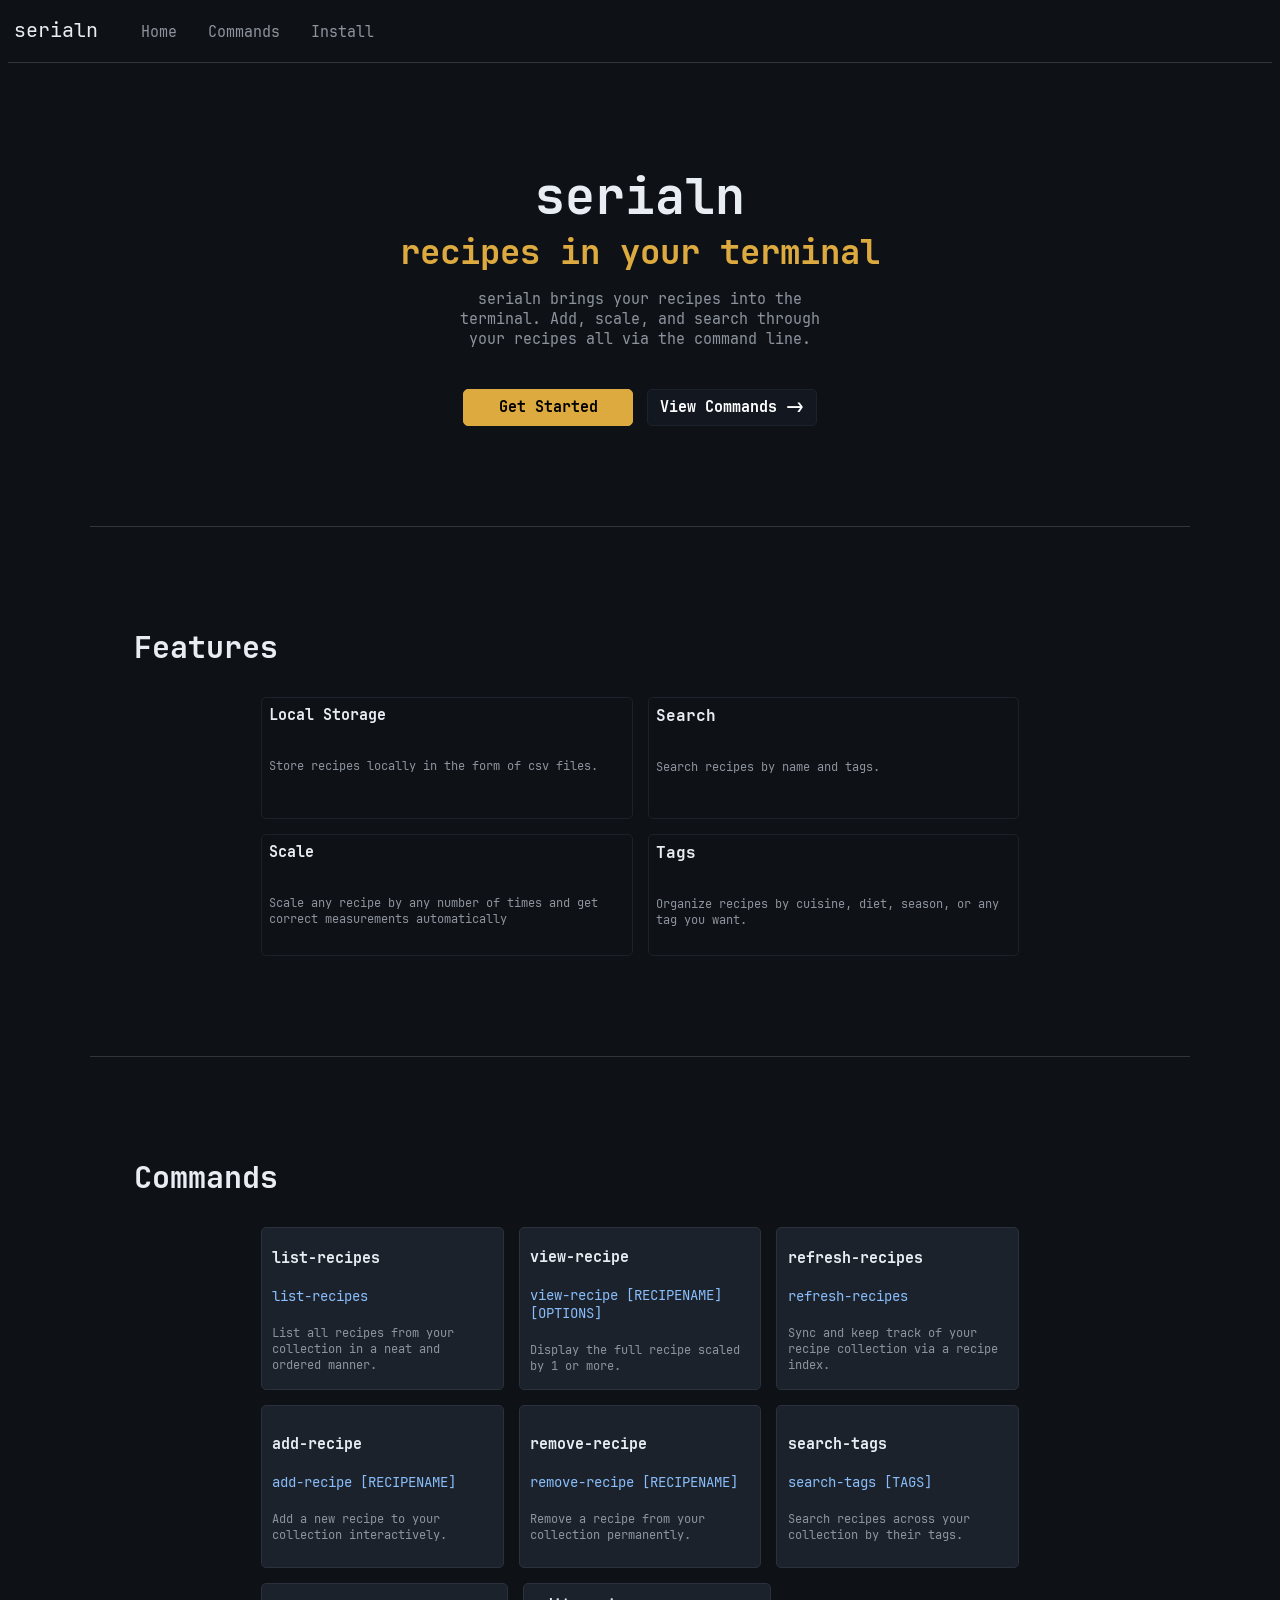
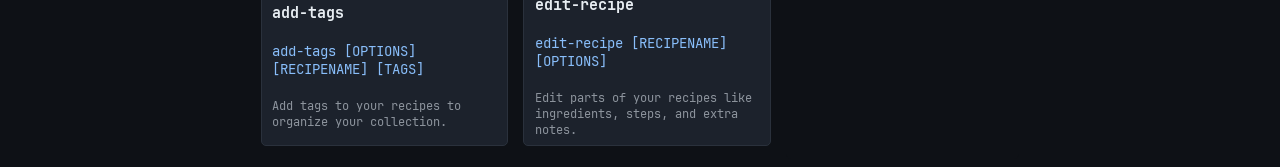
<file: index.html>
<!DOCTYPE html>
<html>
    <head>
        <title>serialn</title>
        <style>
            @font-face {
                font-family: JetBrainsMono;
                src: url('./fonts/JetBrainsMono-Regular.woff2') format('woff2');
            }
            @font-face {
                font-family: JetBrainsMonoBold;
                src: url('./fonts/JetBrainsMono-Bold.woff2') format('woff2');
            }
            .button {
                font-family: JetBrainsMonoBold;
                width: 170px;
                font-size: 15px;
                height: 37px;
                border-radius: 5px;
                border: 1px solid
            }
            .getstartedbutton {background-color: #DDAA3F; border-color: #DDAA3F; transition: background-color 0.2s ease-in-out;}
            .commandsbutton {background-color: #121720; border-color: #1c222c; color: white; transition: background-color 0.2s ease-in-out; transition: border-color 0.3 ease-in-out;}

            .getstartedbutton:hover {background-color: #e4a213;}
            .commandsbutton:hover {background-color: #1c222c; border-color: #E7EDF2;}

            .featuresbox {
                flex: 1;
                border: 1px solid;
                border-radius: 5px;
                border-color: #1c222c;
                width: auto;
                height: 15ch;
                text-align: left;
            }

            .commandsbox {
                flex: 1;
                border: 1px solid;
                border-radius: 5px;
                border-color: #2a313c;
                width: auto;
                height: 22ch;
                text-align: left;
                background-color: #1c222c;
                transition: height 0.2s ease-in-out;
            }

            .commandsbox:hover {border-color: #DDAA3F; background-color: #252a32; height: 23ch;}

            .commandsrow {
                display: flex;
                gap: 15px;
                width: 60%;
                flex-direction: row;
                flex: 1;
            }

            .navbutton {
                color: #8D949D;
                background-color: #0E1116;
                border: none;
                font-size: 15px;
                font-family: JetBrainsMono;
                border-radius: 5px;
                height: 3ch;
                transition: background-color 0.2s ease-in-out;
                flex: 1;
                margin-right: 1ch;
            }

            .navbutton:hover {background-color: #1c222c; color: #E7EDF2}

        </style>
    </head>

    <body style="background-color: #0E1116;">
        <div style="display: flex; flex-direction: row; margin-top: 2ch;">
            <nav>
                <button style="font-family: JetBrainsMono; font-size: 20px; color: #E7EDF2; flex: 1; border: none; background-color: #0E1116; margin-right: 2ch;">serialn</button>
                <button class="navbutton" onclick="document.location.href='index.html'" style="width: 6ch">Home</button>
                <button class="navbutton" onclick="document.location.href='allcommands.html'" style="width: 10ch">Commands</button>
                <button class="navbutton" style="width: 9ch">Install</button>
            </nav>
        </div>

        <hr style="width: 100%; margin-top: 2ch; margin-bottom: 100px; border: none; border-top: 1px solid #31363C;">

        <div style="text-align: center;">
            <p1 style="font-family: JetBrainsMonoBold; color: #E7EDF2; font-size: 50px; font: bold;">
            serialn
            </p1>
            <br>
            <p2 style="color: #DDAA3F; font-family: JetBrainsMonoBold; font-size:34px; font: bold;">
                recipes in your terminal
            </p2>
            <br>
        </div>

        <div style="margin-top: 15px; width: 50ch; text-align: center; margin-inline: auto;">
            <p3 style="color:#8D949D; font-family: JetBrainsMono; font-size: 15px;">
                serialn brings your recipes into the terminal. Add, scale, and search through your recipes all via the command line.
            </p3>
        </div>

        <div style="margin-top: 40px; text-align: center;">
            <button class="button getstartedbutton" style="margin-right: 10px;">
                Get Started
            </button>
            <button class="button commandsbutton" onclick="document.location.href='allcommands.html'">
                View Commands ->
            </button>
        </div>

        <hr style="width: 87%; margin-top: 100px; margin-bottom: 100px; border: none; border-top: 1px solid #31363C;">
        <p style="color: #E7EDF2; font-size: 30px; margin-left: 10%; font-family: JetBrainsMonoBold;">
                Features
        </p>

        <center>
            <div style="display: flex; flex-direction: column; gap: 15px; align-items: center;">
                <div style="display: flex; gap: 15px; width: 60%; flex-direction: row;">
                    <div class="featuresbox">
                        <p style="font-family: JetBrainsMonoBold; font-size: 15px; color: #E7EDF2; margin: 2%;">
                            Local Storage
                        </p>
                        <br>
                        <p style="font-family: JetBrainsMono; font-size: 12px; color: #8D949D; margin: 2%;">
                            Store recipes locally in the form of csv files.
                        </p>
                    </div>
                    <div class="featuresbox">
                        <p style="font-family: JetBrainsMonoBold; font-size: 15pxpx; color: #E7EDF2; margin: 2%;">
                            Search
                        </p>
                        <br>
                        <p style="font-family: JetBrainsMono; font-size: 12px; color: #8D949D; margin: 2%;">
                            Search recipes by name and tags.
                        </p>
                    </div>
                </div>
                <div style="display: flex; gap: 15px; width: 60%; flex-direction: row;">
                    <div class="featuresbox">
                        <p style="font-family: JetBrainsMonoBold; font-size: 15px; color: #E7EDF2; margin: 2%;">
                            Scale
                        </p>
                        <br>
                        <p style="font-family: JetBrainsMono; font-size: 12px; color: #8D949D; margin: 2%;">
                            Scale any recipe by any number of times and get correct measurements automatically
                        </p>
                    </div>
                    <div class="featuresbox">
                        <p style="font-family: JetBrainsMonoBold; font-size: 15pxpx; color: #E7EDF2; margin: 2%;">
                            Tags
                        </p>
                        <br>
                        <p style="font-family: JetBrainsMono; font-size: 12px; color: #8D949D; margin: 2%;">
                            Organize recipes by cuisine, diet, season, or any tag you want.
                        </p>
                    </div>
                </div>
            </div>
        </center>

        <hr style="width: 87%; margin-top: 100px; margin-bottom: 100px; border: none; border-top: 1px solid #31363C;">
        <p style="color: #E7EDF2; font-size: 30px; margin-left: 10%; font-family: JetBrainsMonoBold;">
                Commands
        </p>

        <center>
            <div style="display: flex; flex-direction: column; gap: 15px; align-items: center;">
                <div class="commandsrow">
                    <button class="commandsbox" onclick="document.location.href='commands/list-recipes.html'">
                        <p style="font-family: JetBrainsMonoBold; font-size: 15px; color: #E7EDF2; margin: 2%; margin-bottom: 0;">
                            list-recipes
                        </p>
                        <br>
                        <p style="font-family: JetBrainsMono; font-size: 14px; color: #89BEFA; margin: 2%; margin-bottom: 0;">
                            list-recipes
                        </p>
                        <br>
                        <p style="font-family: JetBrainsMono; font-size: 12px; color: #8D949D; margin: 2%; margin-bottom: 0;">
                            List all recipes from your collection in a neat and ordered manner.
                        </p>
                    </button>
                    <button class="commandsbox"  onclick="document.location.href='commands/view-recipe.html'">
                        <p style="font-family: JetBrainsMonoBold; font-size: 15px; color: #E7EDF2; margin: 2%; margin-bottom: 0;">
                            view-recipe
                        </p>
                        <br>
                        <p style="font-family: JetBrainsMono; font-size: 14px; color: #89BEFA; margin: 2%; margin-bottom: 0;">
                            view-recipe [RECIPENAME] [OPTIONS]
                        </p>
                        <br>
                        <p style="font-family: JetBrainsMono; font-size: 12px; color: #8D949D; margin: 2%; margin-bottom: 0;">
                            Display the full recipe scaled by 1 or more.
                        </p>
                    </button>
                    <button class="commandsbox"  onclick="document.location.href='commands/refresh-recipes.html'">
                        <p style="font-family: JetBrainsMonoBold; font-size: 15px; color: #E7EDF2; margin: 2%; margin-bottom: 0;">
                            refresh-recipes
                        </p>
                        <br>
                        <p style="font-family: JetBrainsMono; font-size: 14px; color: #89BEFA; margin: 2%; margin-bottom: 0;">
                            refresh-recipes
                        </p>
                        <br>
                        <p style="font-family: JetBrainsMono; font-size: 12px; color: #8D949D; margin: 2%; margin-bottom: 0;">
                            Sync and keep track of your recipe collection via a recipe index.
                        </p>
                    </button>
                </div>
                <div class="commandsrow">
                    <button class="commandsbox"  onclick="document.location.href='commands/add-recipe.html'">
                        <p style="font-family: JetBrainsMonoBold; font-size: 15px; color: #E7EDF2; margin: 2%; margin-bottom: 0;">
                            add-recipe
                        </p>
                        <br>
                        <p style="font-family: JetBrainsMono; font-size: 14px; color: #89BEFA; margin: 2%; margin-bottom: 0;">
                            add-recipe [RECIPENAME]
                        </p>
                        <br>
                        <p style="font-family: JetBrainsMono; font-size: 12px; color: #8D949D; margin: 2%; margin-bottom: 0;">
                            Add a new recipe to your collection interactively.
                        </p>
                    </button>
                    <button class="commandsbox"  onclick="document.location.href='commands/remove-recipe.html'">
                        <p style="font-family: JetBrainsMonoBold; font-size: 15px; color: #E7EDF2; margin: 2%; margin-bottom: 0;">
                            remove-recipe
                        </p>
                        <br>
                        <p style="font-family: JetBrainsMono; font-size: 14px; color: #89BEFA; margin: 2%; margin-bottom: 0;">
                            remove-recipe [RECIPENAME]
                        </p>
                        <br>
                        <p style="font-family: JetBrainsMono; font-size: 12px; color: #8D949D; margin: 2%; margin-bottom: 0;">
                            Remove a recipe from your collection permanently.
                        </p>
                    </button>
                    <button class="commandsbox"  onclick="document.location.href='commands/search-tags.html'">
                        <p style="font-family: JetBrainsMonoBold; font-size: 15px; color: #E7EDF2; margin: 2%; margin-bottom: 0;">
                            search-tags
                        </p>
                        <br>
                        <p style="font-family: JetBrainsMono; font-size: 14px; color: #89BEFA; margin: 2%; margin-bottom: 0;">
                            search-tags [TAGS]
                        </p>
                        <br>
                        <p style="font-family: JetBrainsMono; font-size: 12px; color: #8D949D; margin: 2%; margin-bottom: 0;">
                            Search recipes across your collection by their tags.
                        </p>
                    </button>
                </div>
                <div class="commandsrow">
                    <button class="commandsbox"  onclick="document.location.href='commands/add-tags.html'">
                        <p style="font-family: JetBrainsMonoBold; font-size: 15px; color: #E7EDF2; margin: 2%; margin-bottom: 0;">
                            add-tags
                        </p>
                        <br>
                        <p style="font-family: JetBrainsMono; font-size: 14px; color: #89BEFA; margin: 2%; margin-bottom: 0;">
                            add-tags [OPTIONS] [RECIPENAME] [TAGS]
                        </p>
                        <br>
                        <p style="font-family: JetBrainsMono; font-size: 12px; color: #8D949D; margin: 2%; margin-bottom: 0;">
                            Add tags to your recipes to organize your collection.
                        </p>
                    </button>
                    <button class="commandsbox"  onclick="document.location.href='commands/edit-recipe.html'">
                        <p style="font-family: JetBrainsMonoBold; font-size: 15px; color: #E7EDF2; margin: 2%; margin-bottom: 0;">
                            edit-recipe
                        </p>
                        <br>
                        <p style="font-family: JetBrainsMono; font-size: 14px; color: #89BEFA; margin: 2%; margin-bottom: 0;">
                            edit-recipe [RECIPENAME] [OPTIONS]
                        </p>
                        <br>
                        <p style="font-family: JetBrainsMono; font-size: 12px; color: #8D949D; margin: 2%; margin-bottom: 0;">
                            Edit parts of your recipes like ingredients, steps, and extra notes.
                        </p>
                    </button>
                    <div class="commandsbox" style="border: none; background-color: #0E1116;"></div>
                </div>
            </div>
        </center>

    </body>
</html>
</file>
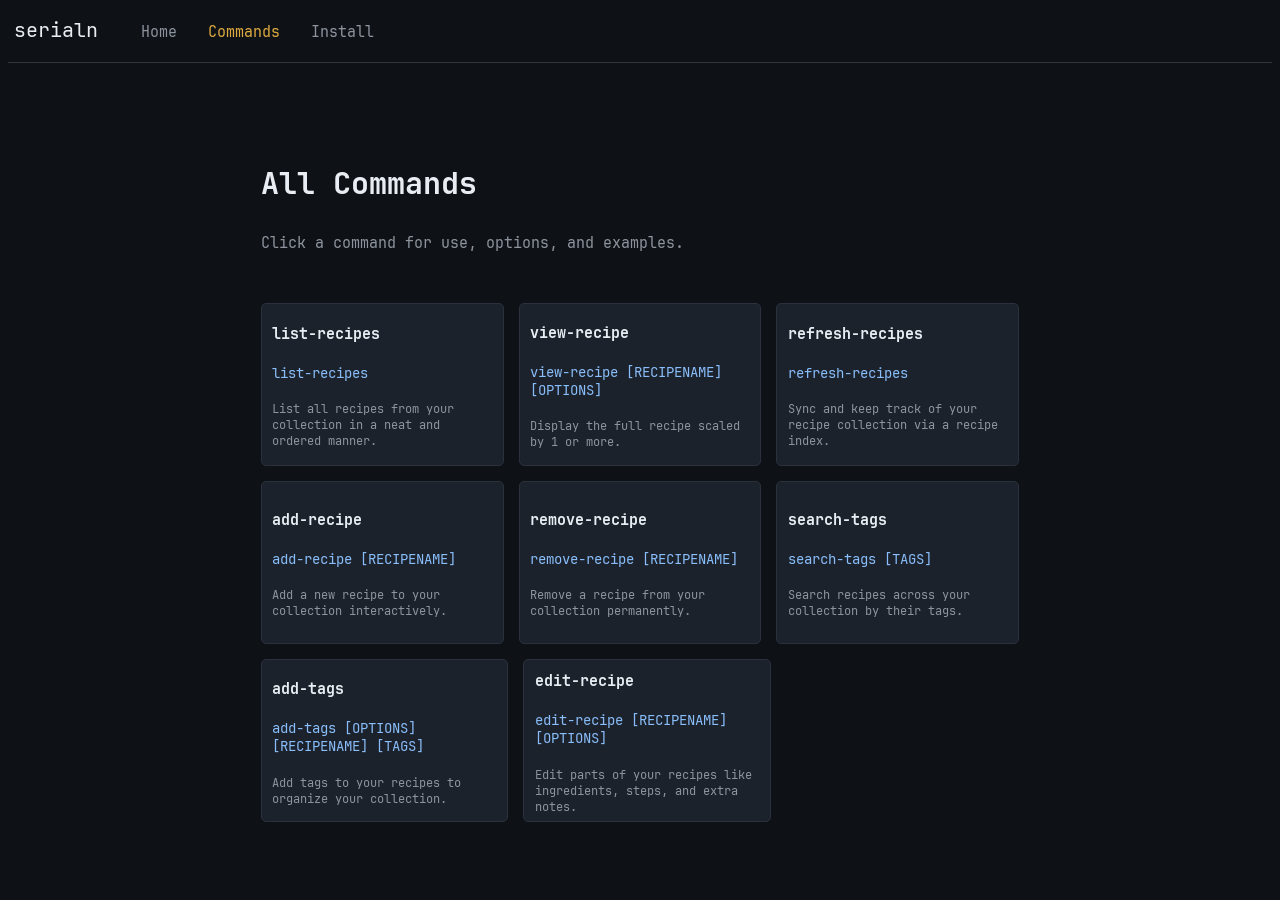
<file: allcommands.html>
<!DOCTYPE html>
<html>
    <head>
        <title>serialn</title>
        <style>
            @font-face {
                font-family: JetBrainsMono;
                src: url('./fonts/JetBrainsMono-Regular.woff2') format('woff2');
            }
            @font-face {
                font-family: JetBrainsMonoBold;
                src: url('./fonts/JetBrainsMono-Bold.woff2') format('woff2');
            }

            .commandsbox {
                flex: 1;
                border: 1px solid;
                border-radius: 5px;
                border-color: #2a313c;
                width: auto;
                height: 22ch;
                text-align: left;
                background-color: #1c222c;
                transition: height 0.2s ease-in-out;
            }

            .commandsbox:hover {border-color: #DDAA3F; background-color: #252a32; height: 23ch;}

            .commandsrow {
                display: flex;
                gap: 15px;
                width: 60%;
                flex-direction: row;
                flex: 1;
            }

            .navbutton {
                color: #8D949D;
                background-color: #0E1116;
                border: none;
                font-size: 15px;
                font-family: JetBrainsMono;
                border-radius: 5px;
                height: 3ch;
                transition: background-color 0.2s ease-in-out;
                flex: 1;
                margin-right: 1ch;
            }

            .navbutton:hover {background-color: #1c222c; color: #E7EDF2}
        </style>
    </head>
    <body style="background-color: #0E1116;">
        <div style="display: flex; flex-direction: row; margin-top: 2ch;">
            <nav>
                <button style="font-family: JetBrainsMono; font-size: 20px; color: #E7EDF2; flex: 1; border: none; background-color: #0E1116; margin-right: 2ch;">serialn</button>
                <button class="navbutton" onclick="document.location.href='index.html'" style="width: 6ch">Home</button>
                <button class="navbutton" onclick="document.location.href='allcommands.html'" style="width: 10ch; color: #DDAA3F;">Commands</button>
                <button class="navbutton" style="width: 9ch">Install</button>
            </nav>
        </div>

        <hr style="width: 100%; margin-top: 2ch; margin-bottom: 100px; border: none; border-top: 1px solid #31363C;">

        <p style="color: #E7EDF2; font-size: 30px; margin-left: 20%; font-family: JetBrainsMonoBold;">
                All Commands
        </p>
        <p style="color: #8D949D; font-size: 15px; margin-left: 20%; font-family: JetBrainsMono; margin-bottom: 4%;">
                Click a command for use, options, and examples.
        </p>

        <center>
            <div style="display: flex; flex-direction: column; gap: 15px; align-items: center;">
                <div class="commandsrow">
                    <button class="commandsbox" onclick="document.location.href='commands/list-recipes.html'">
                        <p style="font-family: JetBrainsMonoBold; font-size: 15px; color: #E7EDF2; margin: 2%; margin-bottom: 0;">
                            list-recipes
                        </p>
                        <br>
                        <p style="font-family: JetBrainsMono; font-size: 14px; color: #89BEFA; margin: 2%; margin-bottom: 0;">
                            list-recipes
                        </p>
                        <br>
                        <p style="font-family: JetBrainsMono; font-size: 12px; color: #8D949D; margin: 2%; margin-bottom: 0;">
                            List all recipes from your collection in a neat and ordered manner.
                        </p>
                    </button>
                    <button class="commandsbox"  onclick="document.location.href='commands/view-recipe.html'">
                        <p style="font-family: JetBrainsMonoBold; font-size: 15px; color: #E7EDF2; margin: 2%; margin-bottom: 0;">
                            view-recipe
                        </p>
                        <br>
                        <p style="font-family: JetBrainsMono; font-size: 14px; color: #89BEFA; margin: 2%; margin-bottom: 0;">
                            view-recipe [RECIPENAME] [OPTIONS]
                        </p>
                        <br>
                        <p style="font-family: JetBrainsMono; font-size: 12px; color: #8D949D; margin: 2%; margin-bottom: 0;">
                            Display the full recipe scaled by 1 or more.
                        </p>
                    </button>
                    <button class="commandsbox"  onclick="document.location.href='commands/refresh-recipes.html'">
                        <p style="font-family: JetBrainsMonoBold; font-size: 15px; color: #E7EDF2; margin: 2%; margin-bottom: 0;">
                            refresh-recipes
                        </p>
                        <br>
                        <p style="font-family: JetBrainsMono; font-size: 14px; color: #89BEFA; margin: 2%; margin-bottom: 0;">
                            refresh-recipes
                        </p>
                        <br>
                        <p style="font-family: JetBrainsMono; font-size: 12px; color: #8D949D; margin: 2%; margin-bottom: 0;">
                            Sync and keep track of your recipe collection via a recipe index.
                        </p>
                    </button>
                </div>
                <div class="commandsrow">
                    <button class="commandsbox"  onclick="document.location.href='commands/add-recipe.html'">
                        <p style="font-family: JetBrainsMonoBold; font-size: 15px; color: #E7EDF2; margin: 2%; margin-bottom: 0;">
                            add-recipe
                        </p>
                        <br>
                        <p style="font-family: JetBrainsMono; font-size: 14px; color: #89BEFA; margin: 2%; margin-bottom: 0;">
                            add-recipe [RECIPENAME]
                        </p>
                        <br>
                        <p style="font-family: JetBrainsMono; font-size: 12px; color: #8D949D; margin: 2%; margin-bottom: 0;">
                            Add a new recipe to your collection interactively.
                        </p>
                    </button>
                    <button class="commandsbox"  onclick="document.location.href='commands/remove-recipe.html'">
                        <p style="font-family: JetBrainsMonoBold; font-size: 15px; color: #E7EDF2; margin: 2%; margin-bottom: 0;">
                            remove-recipe
                        </p>
                        <br>
                        <p style="font-family: JetBrainsMono; font-size: 14px; color: #89BEFA; margin: 2%; margin-bottom: 0;">
                            remove-recipe [RECIPENAME]
                        </p>
                        <br>
                        <p style="font-family: JetBrainsMono; font-size: 12px; color: #8D949D; margin: 2%; margin-bottom: 0;">
                            Remove a recipe from your collection permanently.
                        </p>
                    </button>
                    <button class="commandsbox"  onclick="document.location.href='commands/search-tags.html'">
                        <p style="font-family: JetBrainsMonoBold; font-size: 15px; color: #E7EDF2; margin: 2%; margin-bottom: 0;">
                            search-tags
                        </p>
                        <br>
                        <p style="font-family: JetBrainsMono; font-size: 14px; color: #89BEFA; margin: 2%; margin-bottom: 0;">
                            search-tags [TAGS]
                        </p>
                        <br>
                        <p style="font-family: JetBrainsMono; font-size: 12px; color: #8D949D; margin: 2%; margin-bottom: 0;">
                            Search recipes across your collection by their tags.
                        </p>
                    </button>
                </div>
                <div class="commandsrow">
                    <button class="commandsbox"  onclick="document.location.href='commands/add-tags.html'">
                        <p style="font-family: JetBrainsMonoBold; font-size: 15px; color: #E7EDF2; margin: 2%; margin-bottom: 0;">
                            add-tags
                        </p>
                        <br>
                        <p style="font-family: JetBrainsMono; font-size: 14px; color: #89BEFA; margin: 2%; margin-bottom: 0;">
                            add-tags [OPTIONS] [RECIPENAME] [TAGS]
                        </p>
                        <br>
                        <p style="font-family: JetBrainsMono; font-size: 12px; color: #8D949D; margin: 2%; margin-bottom: 0;">
                            Add tags to your recipes to organize your collection.
                        </p>
                    </button>
                    <button class="commandsbox"  onclick="document.location.href='commands/edit-recipe.html'">
                        <p style="font-family: JetBrainsMonoBold; font-size: 15px; color: #E7EDF2; margin: 2%; margin-bottom: 0;">
                            edit-recipe
                        </p>
                        <br>
                        <p style="font-family: JetBrainsMono; font-size: 14px; color: #89BEFA; margin: 2%; margin-bottom: 0;">
                            edit-recipe [RECIPENAME] [OPTIONS]
                        </p>
                        <br>
                        <p style="font-family: JetBrainsMono; font-size: 12px; color: #8D949D; margin: 2%; margin-bottom: 0;">
                            Edit parts of your recipes like ingredients, steps, and extra notes.
                        </p>
                    </button>
                    <div class="commandsbox" style="border: none; background-color: #0E1116;"></div>
                </div>
            </div>
        </center>

    </body>
</html>
</file>
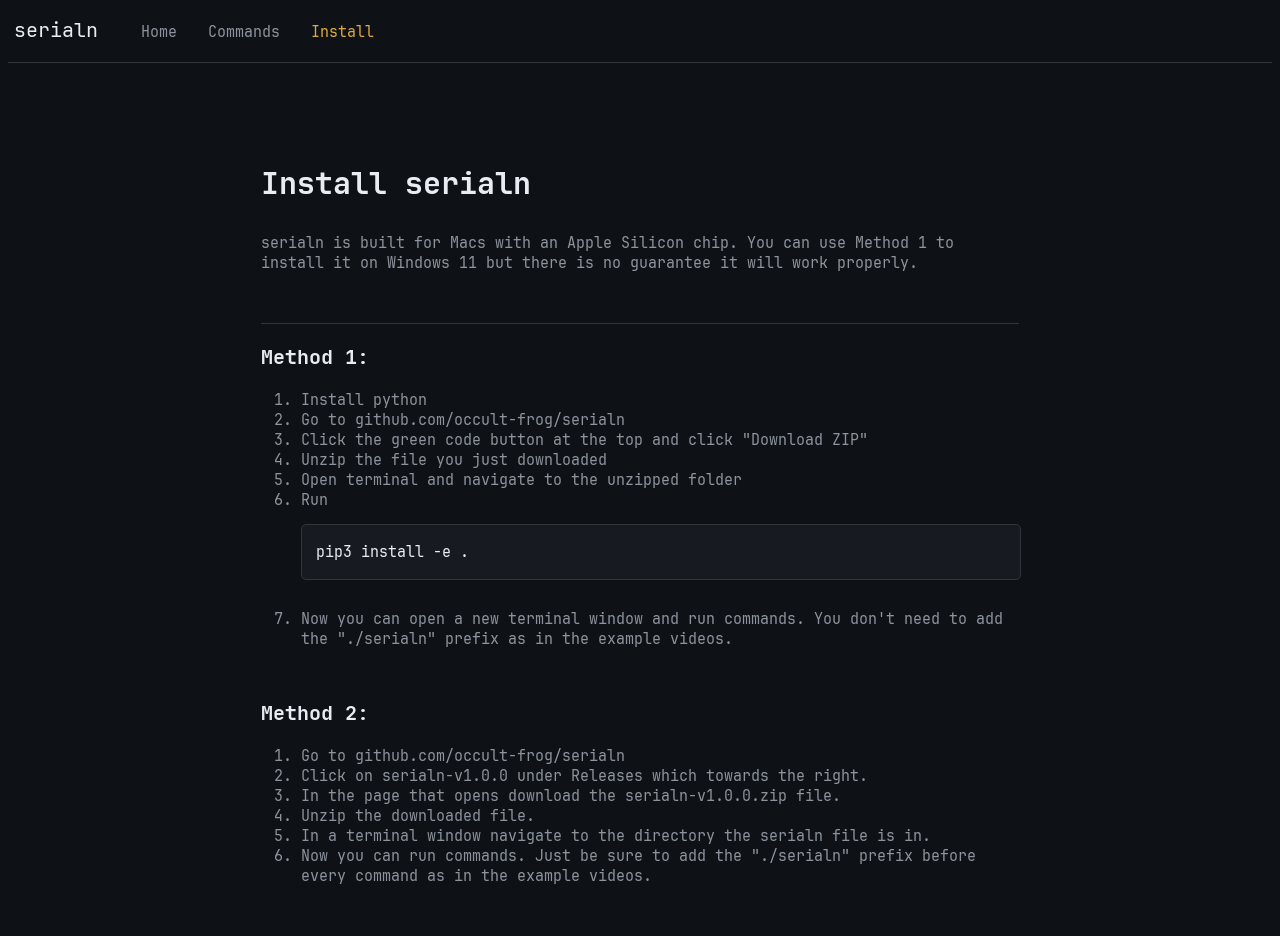
<file: install.html>
<!DOCTYPE html>
<html>
    <head>
        <title>serialn</title>
        <style>
            @font-face {
                    font-family: JetBrainsMono;
                    src: url('fonts/JetBrainsMono-Regular.woff2') format('woff2');
                }
            @font-face {
                    font-family: JetBrainsMonoBold;
                    src: url('fonts/JetBrainsMono-Bold.woff2') format('woff2');
                }

            .codebox {
                display: flex;
                flex-direction: row;
                height: 6ch;
                color: #E7EDF2;
                background-color: #171B21;
                width: 100%;
                align-items: center;
                font-family: JetBrainsMono;
                font-size: 15px;
                margin-top: 2%;
                margin-bottom: 4%;
                border: 1px solid #31363C;
            }

            .infobox {
                display: flex;
                flex-direction: row;
                margin-left: 22%;
                width: 56%;
                align-items: center;
                border-top-left-radius: 5px;
                border-top-right-radius: 5px;
                font-family: JetBrainsMono;
                margin-top: 2%;
                height: 5ch;
                background-color: #1D2127;
                color: #8D949D;
                font-size: 12px;
                margin-bottom: -2%;
                border: 1px solid #31363C;
            }

            .button {
                font-family: JetBrainsMonoBold;
                width: 170px;
                font-size: 15px;
                height: 37px;
                border-radius: 5px;
                border: 1px solid;
                margin-left: 22%;
            }
            
            .commandsbutton {background-color: #121720; border-color: #1c222c; color: white; transition: background-color 0.3s ease-in-out; transition: border-color 0.3 ease-in-out;}
            .commandsbutton:hover {background-color: #1c222c; border-color: #E7EDF2;}


            .navbutton {
                color: #8D949D;
                background-color: #0E1116;
                border: none;
                font-size: 15px;
                font-family: JetBrainsMono;
                border-radius: 5px;
                height: 3ch;
                transition: background-color 0.2s ease-in-out;
                flex: 1;
                margin-right: 1ch;
            }

            .navbutton:hover {background-color: #1c222c; color: #E7EDF2}
        </style>
    </head>
    <body style="background-color: #0E1116;">
        <div style="display: flex; flex-direction: row; margin-top: 2ch;">
            <nav>
                <button style="font-family: JetBrainsMono; font-size: 20px; color: #E7EDF2; flex: 1; border: none; background-color: #0E1116; margin-right: 2ch;">serialn</button>
                <button class="navbutton" onclick="document.location.href='index.html'" style="width: 6ch">Home</button>
                <button class="navbutton" onclick="document.location.href='allcommands.html'" style="width: 10ch">Commands</button>
                <button class="navbutton" style="width: 9ch; color: #DDAA3F;">Install</button>
            </nav>
        </div>

        <hr style="width: 100%; margin-top: 2ch; margin-bottom: 100px; border: none; border-top: 1px solid #31363C;">

        <p style="color: #E7EDF2; font-size: 30px; margin-left: 20%; font-family: JetBrainsMonoBold;">
                Install serialn
        </p>
        <p style="color: #8D949D; font-size: 15px; margin-left: 20%; font-family: JetBrainsMono; margin-bottom: 4%; margin-right: 20%;">
                serialn is built for Macs with an Apple Silicon chip. You can use Method 1 to install it on Windows 11 but there is no guarantee it will work properly.
        </p>
        <hr style="width: 60%; border: none; border-top: 1px solid #31363C;">
        <p style="color: #E7EDF2; font-size: 20px; margin-left: 20%; font-family: JetBrainsMonoBold;">
                Method 1:
        </p>
        <ol style="color: #8D949D; font-size: 15px; margin-left: 20%; font-family: JetBrainsMono; margin-bottom: 4%; margin-right: 20%;">
            <li>Install python</li>
            <li>Go to github.com/occult-frog/serialn</li>
            <li>Click the green code button at the top and click "Download ZIP"</li>
            <li>Unzip the file you just downloaded</li>
            <li>Open terminal and navigate to the unzipped folder</li>
            <li>
                Run
                <br>
                <div class="codebox" style="border-radius: 5px;">
                    <p style="margin-left: 2%;">
                        pip3 install -e .
                    </p>
                </div>
            </li>
            <li>Now you can open a new terminal window and run commands. You don't need to add the "./serialn" prefix as in the example videos.</li>
        </ol>
        <p style="color: #E7EDF2; font-size: 20px; margin-left: 20%; font-family: JetBrainsMonoBold;">
                Method 2:
        </p>
        <ol style="color: #8D949D; font-size: 15px; margin-left: 20%; font-family: JetBrainsMono; margin-bottom: 4%; margin-right: 20%;">
            <li>Go to github.com/occult-frog/serialn</li>
            <li>Click on serialn-v1.0.0 under Releases which towards the right.</li>
            <li>In the page that opens download the serialn-v1.0.0.zip file.</li>
            <li>Unzip the downloaded file.</li>
            <li>In a terminal window navigate to the directory the serialn file is in.</li>
            <li>Now you can run commands. Just be sure to add the "./serialn" prefix before every command as in the example videos.</li>
        </ol>
    </body>
</html>
</file>
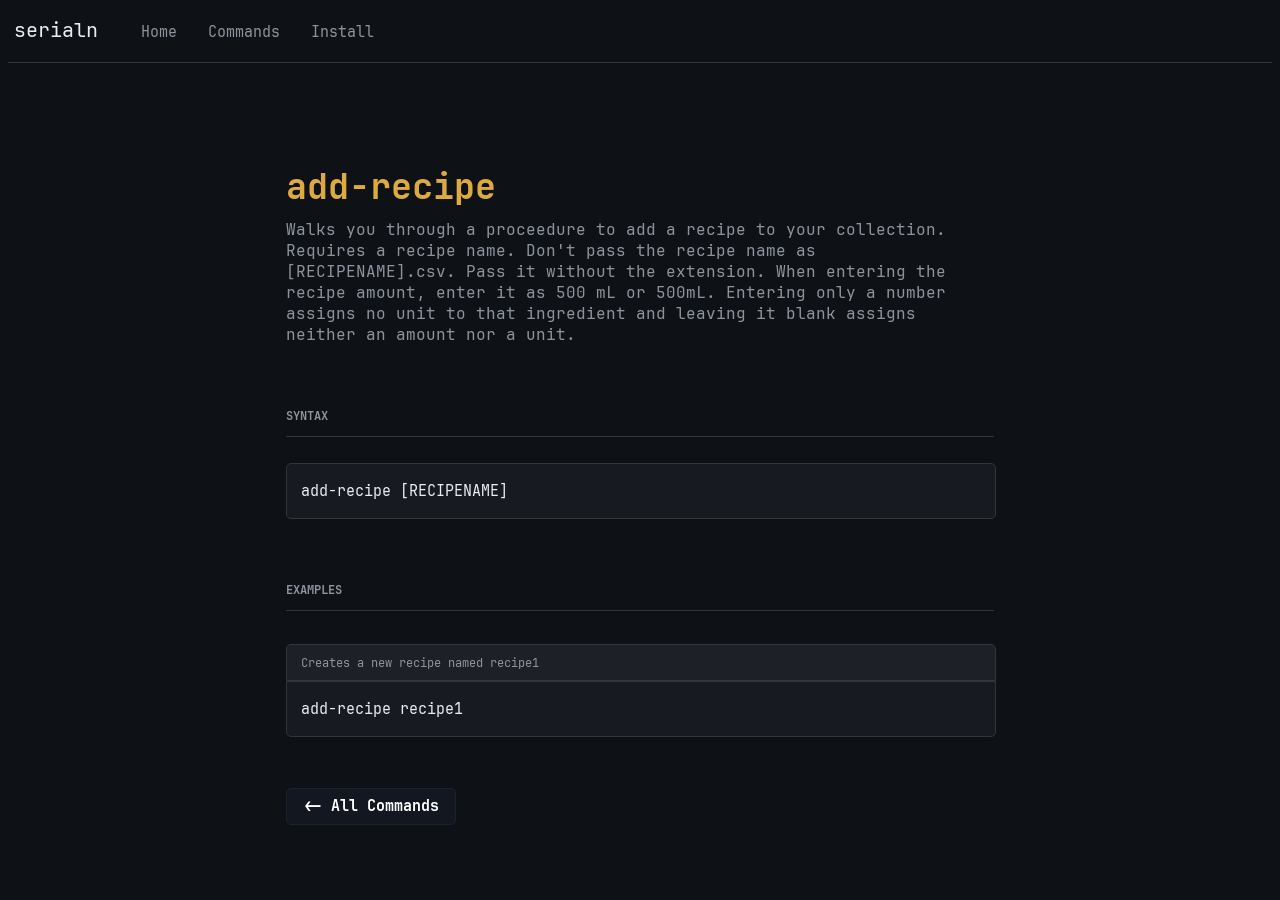
<file: commands/add-recipe.html>
<!DOCTYPE html>
<html>
    <head>
        <style>
            @font-face {
                    font-family: JetBrainsMono;
                    src: url('JetBrainsMono-Regular.woff2') format('woff2');
                }
            @font-face {
                    font-family: JetBrainsMonoBold;
                    src: url('JetBrainsMono-Bold.woff2') format('woff2');
                }

            .codebox {
                display: flex;
                flex-direction: row;
                margin-left: 22%;
                height: 6ch;
                color: #E7EDF2;
                background-color: #171B21;
                width: 56%;
                align-items: center;
                font-family: JetBrainsMono;
                font-size: 15px;
                margin-top: 2%;
                margin-bottom: 4%;
                border: 1px solid #31363C;
            }

            .infobox {
                display: flex;
                flex-direction: row;
                margin-left: 22%;
                width: 56%;
                align-items: center;
                border-top-left-radius: 5px;
                border-top-right-radius: 5px;
                font-family: JetBrainsMono;
                margin-top: 2%;
                height: 5ch;
                background-color: #1D2127;
                color: #8D949D;
                font-size: 12px;
                margin-bottom: -2%;
                border: 1px solid #31363C;
            }

            .button {
                font-family: JetBrainsMonoBold;
                width: 170px;
                font-size: 15px;
                height: 37px;
                border-radius: 5px;
                border: 1px solid;
                margin-left: 22%;
            }
            
            .commandsbutton {background-color: #121720; border-color: #1c222c; color: white; transition: background-color 0.3s ease-in-out; transition: border-color 0.3 ease-in-out;}
            .commandsbutton:hover {background-color: #1c222c; border-color: #E7EDF2;}


            .navbutton {
                color: #8D949D;
                background-color: #0E1116;
                border: none;
                font-size: 15px;
                font-family: JetBrainsMono;
                border-radius: 5px;
                height: 3ch;
                transition: background-color 0.2s ease-in-out;
                flex: 1;
                margin-right: 1ch;
            }

            .navbutton:hover {background-color: #1c222c; color: #E7EDF2}


        </style>
    </head>
    <body style="background-color: #0E1116;">
        <div style="display: flex; flex-direction: row; margin-top: 2ch;">
            <nav>
                <button style="font-family: JetBrainsMono; font-size: 20px; color: #E7EDF2; flex: 1; border: none; background-color: #0E1116; margin-right: 2ch;">serialn</button>
                <button class="navbutton" onclick="document.location.href='../index.html'" style="width: 6ch">Home</button>
                <button class="navbutton" onclick="document.location.href='../allcommands.html'" style="width: 10ch">Commands</button>
                <button class="navbutton" style="width: 9ch">Install</button>
            </nav>
        </div>

        <hr style="width: 100%; margin-top: 2ch; margin-bottom: 100px; border: none; border-top: 1px solid #31363C;">
        <p style="font-family: JetBrainsMonoBold; font-size: 35px; color: #DDAA3F; margin-left: 22%;">
            add-recipe
        </p>
        <p style="font-family: JetBrainsMono; font-size: 15pxpx; color: #8D949D; margin-left: 22%; margin-top: -2%; width: 56%;">
            Walks you through a proceedure to add a recipe to your collection. Requires a recipe name. Don't pass the recipe name as [RECIPENAME].csv. Pass it without the extension. When entering the recipe amount, enter it as 500 mL or 500mL. Entering only a number assigns no unit to that ingredient and leaving it blank assigns neither an amount nor a unit.  
        </p>
        <p style="font-family: JetBrainsMonoBold; font-size: 12px; color: #8D949D; margin-left: 22%; margin-top: 5%;">
            SYNTAX
        </p>
        <hr style="width: 56%; border: none; border-top: 1px solid #31363C;">
        <div class="codebox" style="border-radius: 5px;">
            <p style="margin-left: 2%;">
                add-recipe [RECIPENAME]
            </p>
        </div>
        <p style="font-family: JetBrainsMonoBold; font-size: 12px; color: #8D949D; margin-left: 22%; margin-top: 5%;">
            EXAMPLES
        </p>
        <hr style="width: 56%; border: none; border-top: 1px solid #31363C;">
        <div style="display: flex; flex-direction: column; gap: 0px;">
            <div class="infobox">
                <p style="margin-left: 2%;">
                    Creates a new recipe named recipe1
                </p>
            </div>
            <div class="codebox" style="border-bottom-left-radius: 5px; border-bottom-right-radius: 5px;">
                <p style="margin-left: 2%;">
                    add-recipe recipe1
                </p>
            </div>
        </div>
        <button class="button commandsbutton" onclick="document.location.href='../allcommands.html'"><- All Commands</button>
    </body>
</html>
</file>
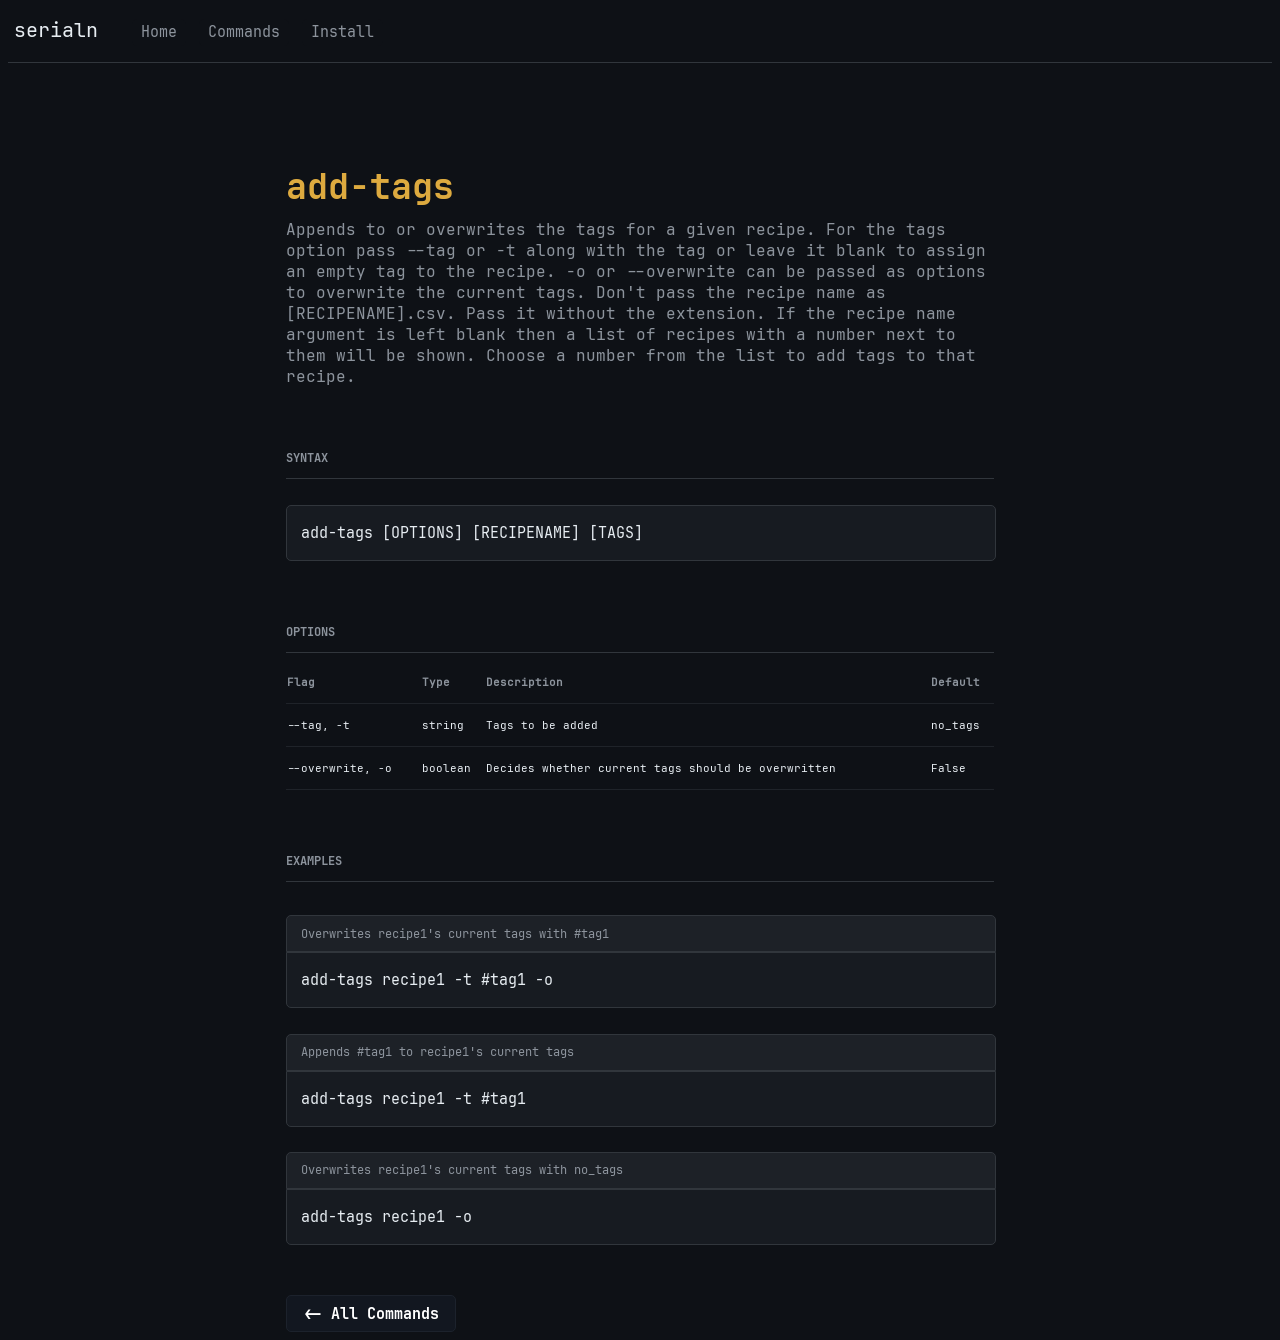
<file: commands/add-tags.html>
<!DOCTYPE html>
<html>
    <head>
        <style>
            @font-face {
                    font-family: JetBrainsMono;
                    src: url('JetBrainsMono-Regular.woff2') format('woff2');
                }
            @font-face {
                    font-family: JetBrainsMonoBold;
                    src: url('JetBrainsMono-Bold.woff2') format('woff2');
                }

            .codebox {
                display: flex;
                flex-direction: row;
                margin-left: 22%;
                height: 6ch;
                color: #E7EDF2;
                background-color: #171B21;
                width: 56%;
                align-items: center;
                font-family: JetBrainsMono;
                font-size: 15px;
                margin-top: 2%;
                margin-bottom: 4%;
                border: 1px solid #31363C;
            }

            .infobox {
                display: flex;
                flex-direction: row;
                margin-left: 22%;
                width: 56%;
                align-items: center;
                border-top-left-radius: 5px;
                border-top-right-radius: 5px;
                font-family: JetBrainsMono;
                margin-top: 2%;
                height: 5ch;
                background-color: #1D2127;
                color: #8D949D;
                font-size: 12px;
                margin-bottom: -2%;
                border: 1px solid #31363C;
            }

            .button {
                font-family: JetBrainsMonoBold;
                width: 170px;
                font-size: 15px;
                height: 37px;
                border-radius: 5px;
                border: 1px solid;
                margin-left: 22%;
            }
            
            .commandsbutton {background-color: #121720; border-color: #1c222c; color: white; transition: background-color 0.3s ease-in-out; transition: border-color 0.3 ease-in-out;}
            .commandsbutton:hover {background-color: #1c222c; border-color: #E7EDF2;}

            .optionstable {
                font-family: JetBrainsMono;
                margin-left: 22%;
                font-size: 11px;
                border-collapse: collapse;
                width: 56%;
            }

            .optionscell {
                padding-top: 2ch;
                padding-right: auto;
                padding-bottom: 2ch;
                border: 1px solid #1F2329;
                border-top: none;
                border-left: none;
                border-right: none;
            }

            .navbutton {
                color: #8D949D;
                background-color: #0E1116;
                border: none;
                font-size: 15px;
                font-family: JetBrainsMono;
                border-radius: 5px;
                height: 3ch;
                transition: background-color 0.2s ease-in-out;
                flex: 1;
                margin-right: 1ch;
            }

            .navbutton:hover {background-color: #1c222c; color: #E7EDF2}


        </style>
    </head>
    <body style="background-color: #0E1116;">
        <div style="display: flex; flex-direction: row; margin-top: 2ch;">
            <nav>
                <button style="font-family: JetBrainsMono; font-size: 20px; color: #E7EDF2; flex: 1; border: none; background-color: #0E1116; margin-right: 2ch;">serialn</button>
                <button class="navbutton" onclick="document.location.href='../index.html'" style="width: 6ch">Home</button>
                <button class="navbutton" onclick="document.location.href='../allcommands.html'" style="width: 10ch">Commands</button>
                <button class="navbutton" style="width: 9ch">Install</button>
            </nav>
        </div>

        <hr style="width: 100%; margin-top: 2ch; margin-bottom: 100px; border: none; border-top: 1px solid #31363C;">
        <p style="font-family: JetBrainsMonoBold; font-size: 35px; color: #DDAA3F; margin-left: 22%;">
            add-tags
        </p>
        <p style="font-family: JetBrainsMono; font-size: 15pxpx; color: #8D949D; margin-left: 22%; margin-top: -2%; width: 56%;">
            Appends to or overwrites the tags for a given recipe. For the tags option pass --tag or -t along with the tag or leave it blank to assign an empty tag to the recipe. -o or --overwrite can be passed as options to overwrite the current tags. Don't pass the recipe name as [RECIPENAME].csv. Pass it without the extension. If the recipe name argument is left blank then a list of recipes with a number next to them will be shown. Choose a number from the list to add tags to that recipe.
        </p>
        <p style="font-family: JetBrainsMonoBold; font-size: 12px; color: #8D949D; margin-left: 22%; margin-top: 5%;">
            SYNTAX
        </p>
        <hr style="width: 56%; border: none; border-top: 1px solid #31363C;">
        <div class="codebox" style="border-radius: 5px;">
            <p style="margin-left: 2%;">
                add-tags [OPTIONS] [RECIPENAME] [TAGS]
            </p>
        </div>
        <p style="font-family: JetBrainsMonoBold; font-size: 12px; color: #8D949D; margin-left: 22%; margin-top: 5%;">
            OPTIONS
        </p>
        <hr style="width: 56%; border: none; border-top: 1px solid #31363C;">
        <table class="optionstable">
            <tr style="text-align: left; color: #8D949D;">
                <th class="optionscell">Flag</th>
                <th class="optionscell">Type</th>
                <th class="optionscell">Description</th>
                <th class="optionscell">Default</th>
            </tr>
            <tr style="text-align: left; color: #E7EDF2;">
                <td class="optionscell">--tag, -t</td>
                <td class="optionscell">string</td>
                <td class="optionscell">Tags to be added</td>
                <td class="optionscell">no_tags</td>
            </tr>
            <tr style="text-align: left; color: #E7EDF2;">
                <td class="optionscell">--overwrite, -o</td>
                <td class="optionscell">boolean</td>
                <td class="optionscell">Decides whether current tags should be overwritten</td>
                <td class="optionscell">False</td>
            </tr>
        </table>
        <p style="font-family: JetBrainsMonoBold; font-size: 12px; color: #8D949D; margin-left: 22%; margin-top: 5%;">
            EXAMPLES
        </p>
        <hr style="width: 56%; border: none; border-top: 1px solid #31363C;">
        <div style="display: flex; flex-direction: column; gap: 0px;">
            <div class="infobox">
                <p style="margin-left: 2%;">
                    Overwrites recipe1's current tags with #tag1
                </p>
            </div>
            <div class="codebox" style="border-bottom-left-radius: 5px; border-bottom-right-radius: 5px;">
                <p style="margin-left: 2%;">
                    add-tags recipe1 -t #tag1 -o
                </p>
            </div>
        </div>
        <div style="display: flex; flex-direction: column; gap: 0px;">
            <div class="infobox" style="margin-top: -2%;">
                <p style="margin-left: 2%;">
                    Appends #tag1 to recipe1's current tags
                </p>
            </div>
            <div class="codebox" style="border-bottom-left-radius: 5px; border-bottom-right-radius: 5px;">
                <p style="margin-left: 2%;">
                    add-tags recipe1 -t #tag1
                </p>
            </div>
        </div>
        <div style="display: flex; flex-direction: column; gap: 0px;">
            <div class="infobox" style="margin-top: -2%;">
                <p style="margin-left: 2%;">
                    Overwrites recipe1's current tags with no_tags
                </p>
            </div>
            <div class="codebox" style="border-bottom-left-radius: 5px; border-bottom-right-radius: 5px;">
                <p style="margin-left: 2%;">
                    add-tags recipe1 -o
                </p>
            </div>
        </div>
        <button class="button commandsbutton" onclick="document.location.href='../allcommands.html'"><- All Commands</button>
    </body>
</html>
</file>
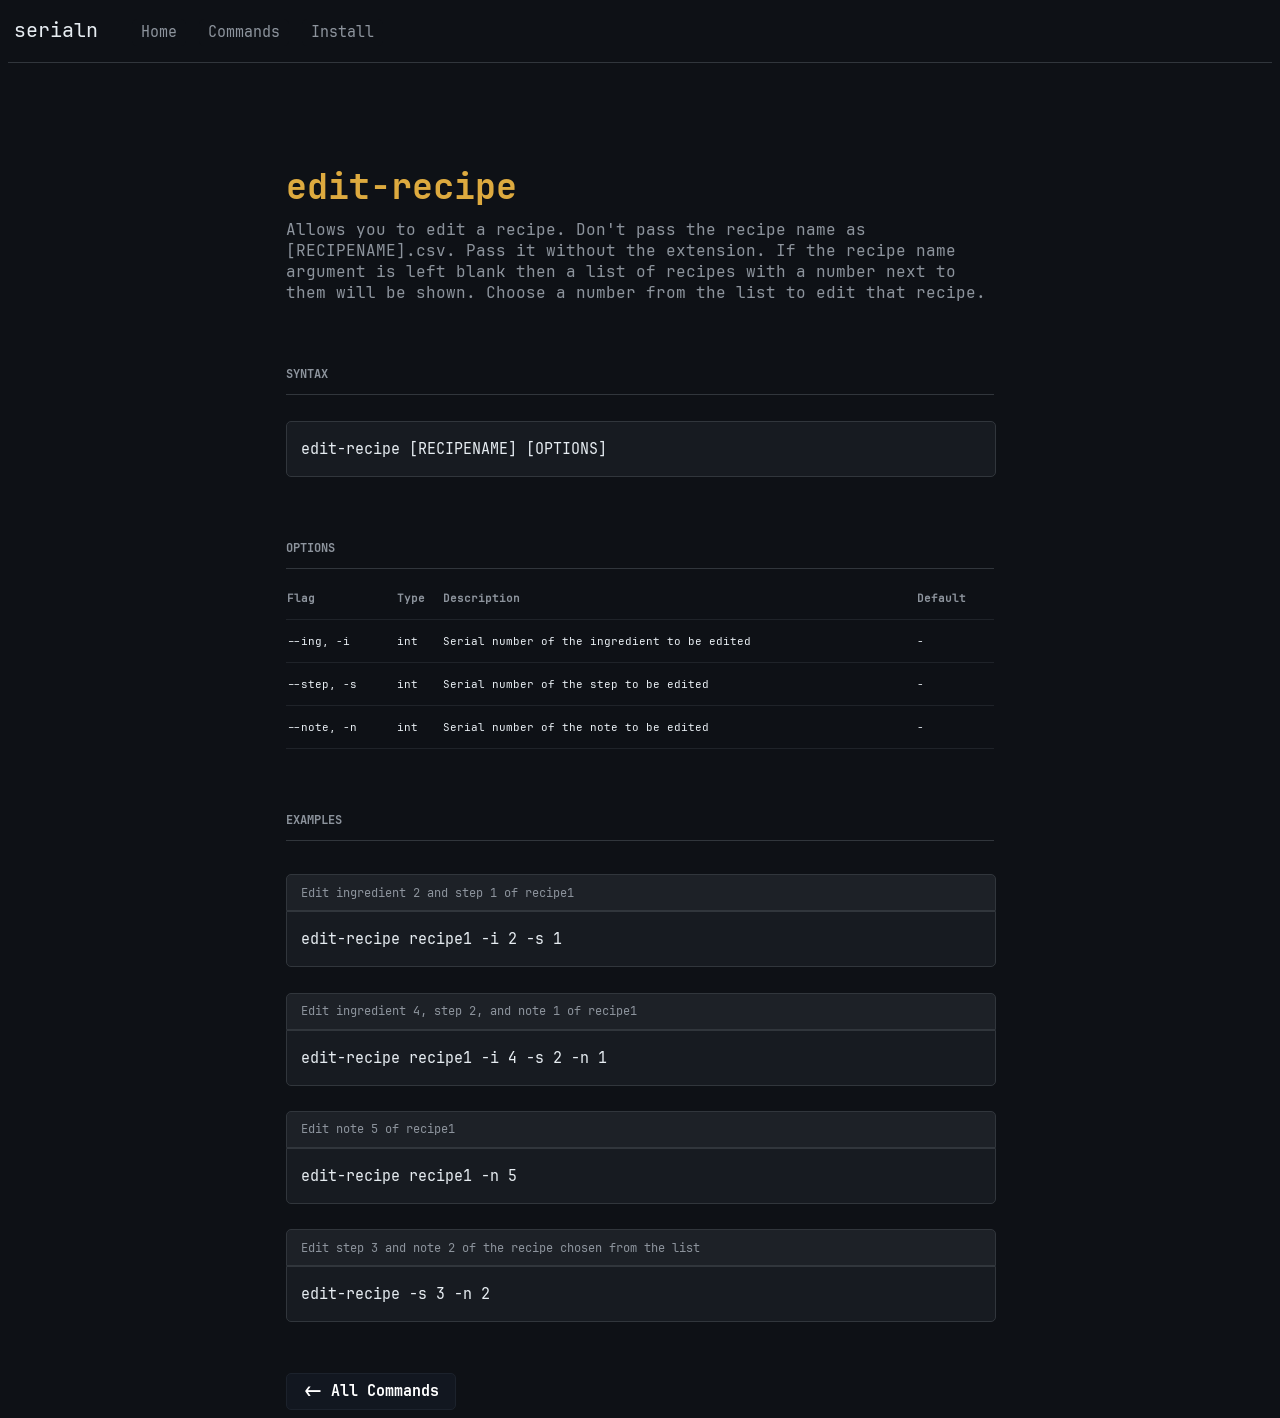
<file: commands/edit-recipe.html>
<!DOCTYPE html>
<html>
    <head>
        <style>
            @font-face {
                    font-family: JetBrainsMono;
                    src: url('JetBrainsMono-Regular.woff2') format('woff2');
                }
            @font-face {
                    font-family: JetBrainsMonoBold;
                    src: url('JetBrainsMono-Bold.woff2') format('woff2');
                }

            .codebox {
                display: flex;
                flex-direction: row;
                margin-left: 22%;
                height: 6ch;
                color: #E7EDF2;
                background-color: #171B21;
                width: 56%;
                align-items: center;
                font-family: JetBrainsMono;
                font-size: 15px;
                margin-top: 2%;
                margin-bottom: 4%;
                border: 1px solid #31363C;
            }

            .infobox {
                display: flex;
                flex-direction: row;
                margin-left: 22%;
                width: 56%;
                align-items: center;
                border-top-left-radius: 5px;
                border-top-right-radius: 5px;
                font-family: JetBrainsMono;
                margin-top: 2%;
                height: 5ch;
                background-color: #1D2127;
                color: #8D949D;
                font-size: 12px;
                margin-bottom: -2%;
                border: 1px solid #31363C;
            }

            .button {
                font-family: JetBrainsMonoBold;
                width: 170px;
                font-size: 15px;
                height: 37px;
                border-radius: 5px;
                border: 1px solid;
                margin-left: 22%;
            }
            
            .commandsbutton {background-color: #121720; border-color: #1c222c; color: white; transition: background-color 0.3s ease-in-out; transition: border-color 0.3 ease-in-out;}
            .commandsbutton:hover {background-color: #1c222c; border-color: #E7EDF2;}

            .optionstable {
                font-family: JetBrainsMono;
                margin-left: 22%;
                font-size: 11px;
                border-collapse: collapse;
                width: 56%;
            }

            .optionscell {
                padding-top: 2ch;
                padding-right: auto;
                padding-bottom: 2ch;
                border: 1px solid #1F2329;
                border-top: none;
                border-left: none;
                border-right: none;
            }

            .navbutton {
                color: #8D949D;
                background-color: #0E1116;
                border: none;
                font-size: 15px;
                font-family: JetBrainsMono;
                border-radius: 5px;
                height: 3ch;
                transition: background-color 0.2s ease-in-out;
                flex: 1;
                margin-right: 1ch;
            }

            .navbutton:hover {background-color: #1c222c; color: #E7EDF2}


        </style>
    </head>
    <body style="background-color: #0E1116;">
        <div style="display: flex; flex-direction: row; margin-top: 2ch;">
            <nav>
                <button style="font-family: JetBrainsMono; font-size: 20px; color: #E7EDF2; flex: 1; border: none; background-color: #0E1116; margin-right: 2ch;">serialn</button>
                <button class="navbutton" onclick="document.location.href='../index.html'" style="width: 6ch">Home</button>
                <button class="navbutton" onclick="document.location.href='../allcommands.html'" style="width: 10ch">Commands</button>
                <button class="navbutton" style="width: 9ch">Install</button>
            </nav>
        </div>

        <hr style="width: 100%; margin-top: 2ch; margin-bottom: 100px; border: none; border-top: 1px solid #31363C;">
        <p style="font-family: JetBrainsMonoBold; font-size: 35px; color: #DDAA3F; margin-left: 22%;">
            edit-recipe
        </p>
        <p style="font-family: JetBrainsMono; font-size: 15pxpx; color: #8D949D; margin-left: 22%; margin-top: -2%; width: 56%;">
            Allows you to edit a recipe. Don't pass the recipe name as [RECIPENAME].csv. Pass it without the extension. If the recipe name argument is left blank then a list of recipes with a number next to them will be shown. Choose a number from the list to edit that recipe.
        </p>
        <p style="font-family: JetBrainsMonoBold; font-size: 12px; color: #8D949D; margin-left: 22%; margin-top: 5%;">
            SYNTAX
        </p>
        <hr style="width: 56%; border: none; border-top: 1px solid #31363C;">
        <div class="codebox" style="border-radius: 5px;">
            <p style="margin-left: 2%;">
                edit-recipe [RECIPENAME] [OPTIONS]
            </p>
        </div>
        <p style="font-family: JetBrainsMonoBold; font-size: 12px; color: #8D949D; margin-left: 22%; margin-top: 5%;">
            OPTIONS
        </p>
        <hr style="width: 56%; border: none; border-top: 1px solid #31363C;">
        <table class="optionstable">
            <tr style="text-align: left; color: #8D949D;">
                <th class="optionscell">Flag</th>
                <th class="optionscell">Type</th>
                <th class="optionscell">Description</th>
                <th class="optionscell">Default</th>
            </tr>
            <tr style="text-align: left; color: #E7EDF2;">
                <td class="optionscell">--ing, -i</td>
                <td class="optionscell">int</td>
                <td class="optionscell">Serial number of the ingredient to be edited</td>
                <td class="optionscell">-</td>
            </tr>
            <tr style="text-align: left; color: #E7EDF2;">
                <td class="optionscell">--step, -s</td>
                <td class="optionscell">int</td>
                <td class="optionscell">Serial number of the step to be edited</td>
                <td class="optionscell">-</td>
            </tr>
            <tr style="text-align: left; color: #E7EDF2;">
                <td class="optionscell">--note, -n</td>
                <td class="optionscell">int</td>
                <td class="optionscell">Serial number of the note to be edited</td>
                <td class="optionscell">-</td>
            </tr>
        </table>
        <p style="font-family: JetBrainsMonoBold; font-size: 12px; color: #8D949D; margin-left: 22%; margin-top: 5%;">
            EXAMPLES
        </p>
        <hr style="width: 56%; border: none; border-top: 1px solid #31363C;">
        <div style="display: flex; flex-direction: column; gap: 0px;">
            <div class="infobox">
                <p style="margin-left: 2%;">
                    Edit ingredient 2 and step 1 of recipe1
                </p>
            </div>
            <div class="codebox" style="border-bottom-left-radius: 5px; border-bottom-right-radius: 5px;">
                <p style="margin-left: 2%;">
                    edit-recipe recipe1 -i 2 -s 1
                </p>
            </div>
        </div>
        <div style="display: flex; flex-direction: column; gap: 0px;">
            <div class="infobox" style="margin-top: -2%;">
                <p style="margin-left: 2%;">
                    Edit ingredient 4, step 2, and note 1 of recipe1
                </p>
            </div>
            <div class="codebox" style="border-bottom-left-radius: 5px; border-bottom-right-radius: 5px;">
                <p style="margin-left: 2%;">
                    edit-recipe recipe1 -i 4 -s 2 -n 1
                </p>
            </div>
        </div>
        <div style="display: flex; flex-direction: column; gap: 0px;">
            <div class="infobox" style="margin-top: -2%;">
                <p style="margin-left: 2%;">
                     Edit note 5 of recipe1
                </p>
            </div>
            <div class="codebox" style="border-bottom-left-radius: 5px; border-bottom-right-radius: 5px;">
                <p style="margin-left: 2%;">
                    edit-recipe recipe1 -n 5
                </p>
            </div>
        </div>
        <div style="display: flex; flex-direction: column; gap: 0px;">
            <div class="infobox" style="margin-top: -2%;">
                <p style="margin-left: 2%;">
                     Edit step 3 and note 2 of the recipe chosen from the list
                </p>
            </div>
            <div class="codebox" style="border-bottom-left-radius: 5px; border-bottom-right-radius: 5px;">
                <p style="margin-left: 2%;">
                    edit-recipe -s 3 -n 2
                </p>
            </div>
        </div>
        <button class="button commandsbutton" onclick="document.location.href='../allcommands.html'"><- All Commands</button>
    </body>
</html>
</file>
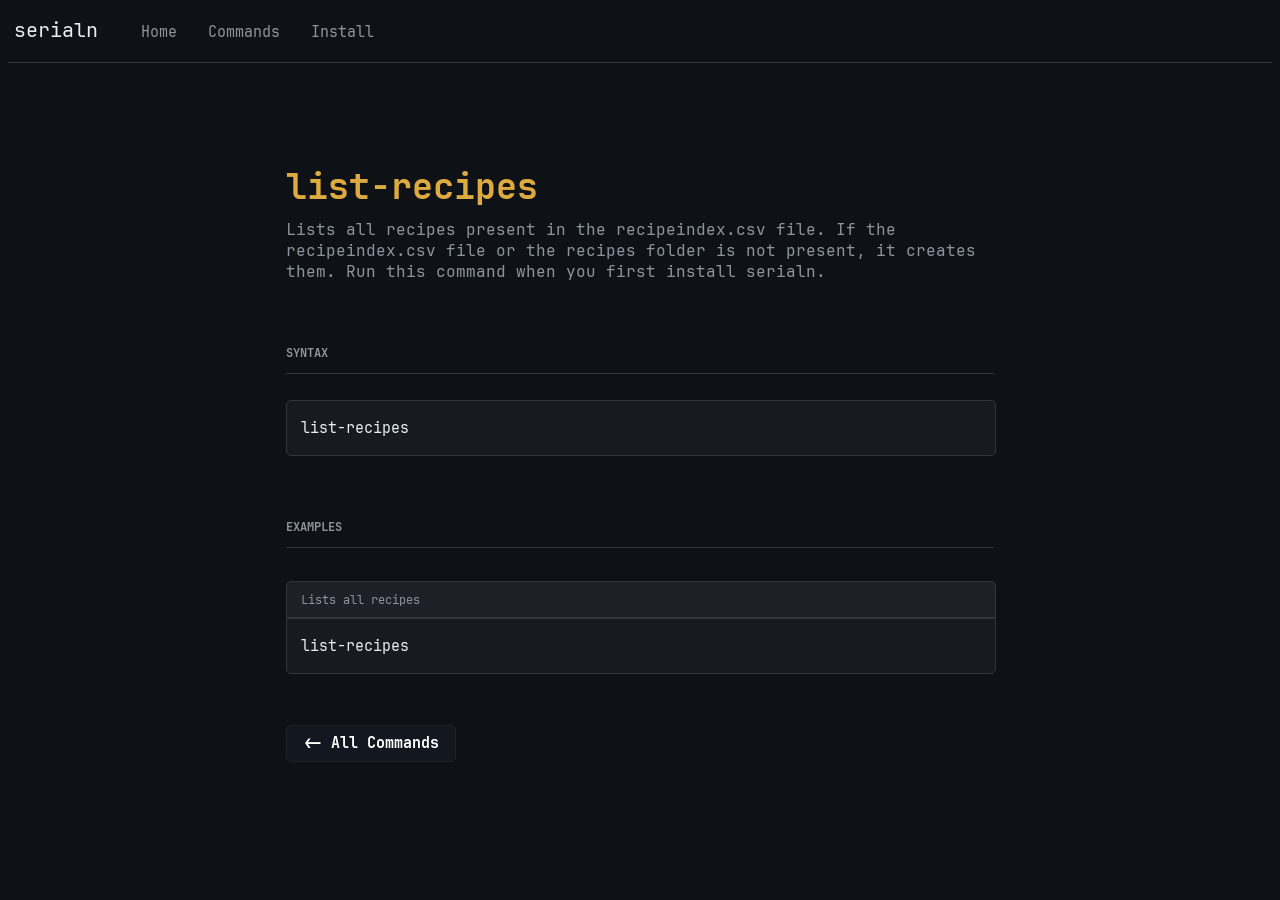
<file: commands/list-recipes.html>
<!DOCTYPE html>
<html>
    <head>
        <style>
            @font-face {
                    font-family: JetBrainsMono;
                    src: url('JetBrainsMono-Regular.woff2') format('woff2');
                }
            @font-face {
                    font-family: JetBrainsMonoBold;
                    src: url('JetBrainsMono-Bold.woff2') format('woff2');
                }

            .codebox {
                display: flex;
                flex-direction: row;
                margin-left: 22%;
                height: 6ch;
                color: #E7EDF2;
                background-color: #171B21;
                width: 56%;
                align-items: center;
                font-family: JetBrainsMono;
                font-size: 15px;
                margin-top: 2%;
                margin-bottom: 4%;
                border: 1px solid #31363C;
            }

            .infobox {
                display: flex;
                flex-direction: row;
                margin-left: 22%;
                width: 56%;
                align-items: center;
                border-top-left-radius: 5px;
                border-top-right-radius: 5px;
                font-family: JetBrainsMono;
                margin-top: 2%;
                height: 5ch;
                background-color: #1D2127;
                color: #8D949D;
                font-size: 12px;
                margin-bottom: -2%;
                border: 1px solid #31363C;
            }

            .button {
                font-family: JetBrainsMonoBold;
                width: 170px;
                font-size: 15px;
                height: 37px;
                border-radius: 5px;
                border: 1px solid;
                margin-left: 22%;
            }
            
            .commandsbutton {background-color: #121720; border-color: #1c222c; color: white; transition: background-color 0.3s ease-in-out; transition: border-color 0.3 ease-in-out;}
            .commandsbutton:hover {background-color: #1c222c; border-color: #E7EDF2;}

            .navbutton {
                color: #8D949D;
                background-color: #0E1116;
                border: none;
                font-size: 15px;
                font-family: JetBrainsMono;
                border-radius: 5px;
                height: 3ch;
                transition: background-color 0.2s ease-in-out;
                flex: 1;
                margin-right: 1ch;
            }

            .navbutton:hover {background-color: #1c222c; color: #E7EDF2}


        </style>
    </head>
    <body style="background-color: #0E1116;">
        <div style="display: flex; flex-direction: row; margin-top: 2ch;">
            <nav>
                <button style="font-family: JetBrainsMono; font-size: 20px; color: #E7EDF2; flex: 1; border: none; background-color: #0E1116; margin-right: 2ch;">serialn</button>
                <button class="navbutton" onclick="document.location.href='../index.html'" style="width: 6ch">Home</button>
                <button class="navbutton" onclick="document.location.href='../allcommands.html'" style="width: 10ch">Commands</button>
                <button class="navbutton" style="width: 9ch">Install</button>
            </nav>
        </div>

        <hr style="width: 100%; margin-top: 2ch; margin-bottom: 100px; border: none; border-top: 1px solid #31363C;">

        <p style="font-family: JetBrainsMonoBold; font-size: 35px; color: #DDAA3F; margin-left: 22%;">
            list-recipes
        </p>
        <p style="font-family: JetBrainsMono; font-size: 15pxpx; color: #8D949D; margin-left: 22%; margin-top: -2%; width: 56%;">
            Lists all recipes present in the recipeindex.csv file. If the recipeindex.csv file or the recipes folder is not present, it creates them. Run this command when you first install serialn. 
        </p>
        <p style="font-family: JetBrainsMonoBold; font-size: 12px; color: #8D949D; margin-left: 22%; margin-top: 5%;">
            SYNTAX
        </p>
        <hr style="width: 56%; border: none; border-top: 1px solid #31363C;">
        <div class="codebox" style="border-radius: 5px;">
            <p style="margin-left: 2%;">
                list-recipes
            </p>
        </div>
        <p style="font-family: JetBrainsMonoBold; font-size: 12px; color: #8D949D; margin-left: 22%; margin-top: 5%;">
            EXAMPLES
        </p>
        <hr style="width: 56%; border: none; border-top: 1px solid #31363C;">
        <div style="display: flex; flex-direction: column; gap: 0px;">
            <div class="infobox">
                <p style="margin-left: 2%;">
                    Lists all recipes
                </p>
            </div>
            <div class="codebox" style="border-bottom-left-radius: 5px; border-bottom-right-radius: 5px;">
                <p style="margin-left: 2%;">
                    list-recipes
                </p>
            </div>
        </div>
        <button class="button commandsbutton" onclick="document.location.href='../allcommands.html'"><- All Commands</button>
    </body>
</html>
</file>
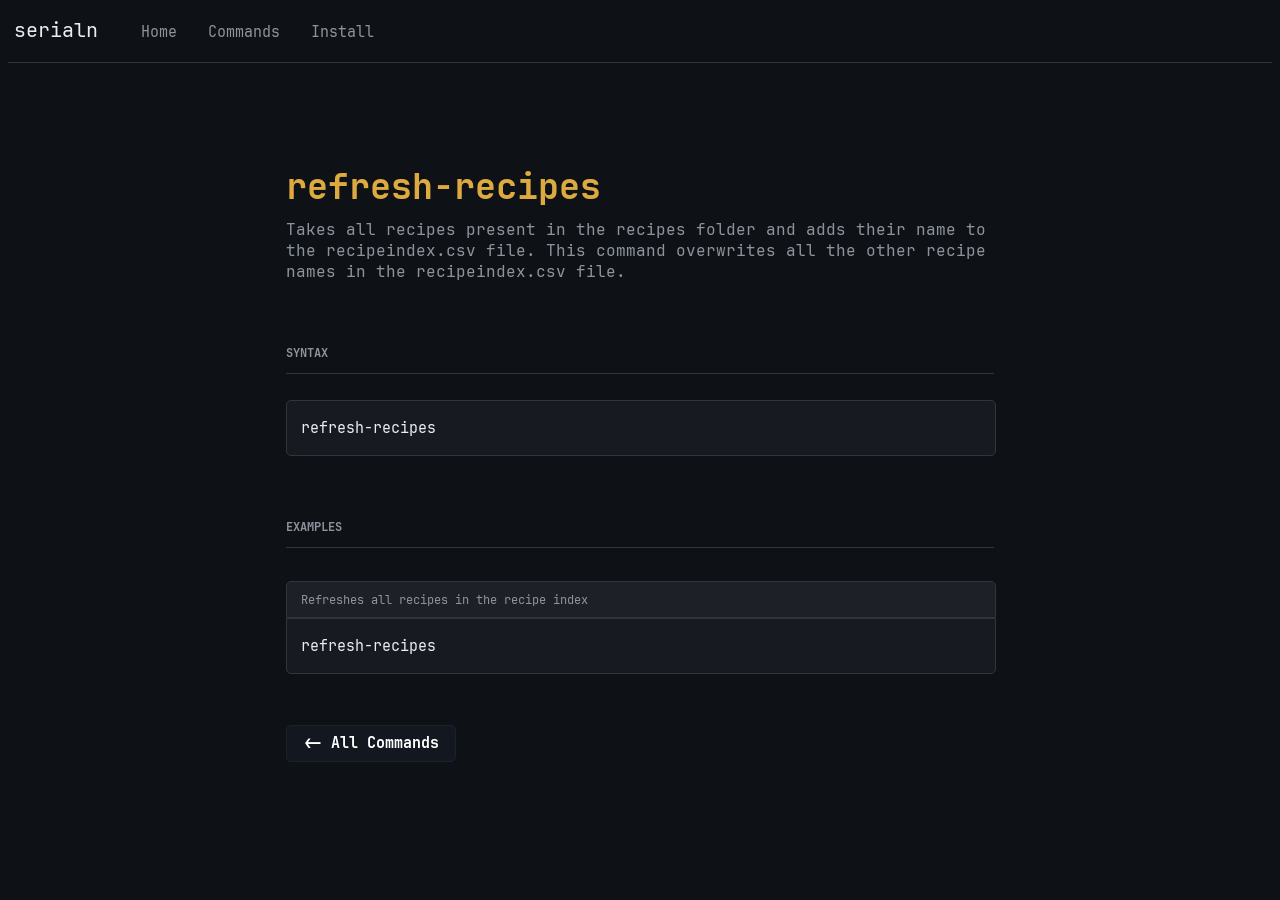
<file: commands/refresh-recipes.html>
<!DOCTYPE html>
<html>
    <head>
        <style>
            @font-face {
                    font-family: JetBrainsMono;
                    src: url('JetBrainsMono-Regular.woff2') format('woff2');
                }
            @font-face {
                    font-family: JetBrainsMonoBold;
                    src: url('JetBrainsMono-Bold.woff2') format('woff2');
                }

            .codebox {
                display: flex;
                flex-direction: row;
                margin-left: 22%;
                height: 6ch;
                color: #E7EDF2;
                background-color: #171B21;
                width: 56%;
                align-items: center;
                font-family: JetBrainsMono;
                font-size: 15px;
                margin-top: 2%;
                margin-bottom: 4%;
                border: 1px solid #31363C;
            }

            .infobox {
                display: flex;
                flex-direction: row;
                margin-left: 22%;
                width: 56%;
                align-items: center;
                border-top-left-radius: 5px;
                border-top-right-radius: 5px;
                font-family: JetBrainsMono;
                margin-top: 2%;
                height: 5ch;
                background-color: #1D2127;
                color: #8D949D;
                font-size: 12px;
                margin-bottom: -2%;
                border: 1px solid #31363C;
            }

            .button {
                font-family: JetBrainsMonoBold;
                width: 170px;
                font-size: 15px;
                height: 37px;
                border-radius: 5px;
                border: 1px solid;
                margin-left: 22%;
            }
            
            .commandsbutton {background-color: #121720; border-color: #1c222c; color: white; transition: background-color 0.3s ease-in-out; transition: border-color 0.3 ease-in-out;}
            .commandsbutton:hover {background-color: #1c222c; border-color: #E7EDF2;}

            .navbutton {
                color: #8D949D;
                background-color: #0E1116;
                border: none;
                font-size: 15px;
                font-family: JetBrainsMono;
                border-radius: 5px;
                height: 3ch;
                transition: background-color 0.2s ease-in-out;
                flex: 1;
                margin-right: 1ch;
            }

            .navbutton:hover {background-color: #1c222c; color: #E7EDF2}


        </style>
    </head>
    <body style="background-color: #0E1116;">
        <div style="display: flex; flex-direction: row; margin-top: 2ch;">
            <nav>
                <button style="font-family: JetBrainsMono; font-size: 20px; color: #E7EDF2; flex: 1; border: none; background-color: #0E1116; margin-right: 2ch;">serialn</button>
                <button class="navbutton" onclick="document.location.href='../index.html'" style="width: 6ch">Home</button>
                <button class="navbutton" onclick="document.location.href='../allcommands.html'" style="width: 10ch">Commands</button>
                <button class="navbutton" style="width: 9ch">Install</button>
            </nav>
        </div>

        <hr style="width: 100%; margin-top: 2ch; margin-bottom: 100px; border: none; border-top: 1px solid #31363C;">
        <p style="font-family: JetBrainsMonoBold; font-size: 35px; color: #DDAA3F; margin-left: 22%;">
            refresh-recipes
        </p>
        <p style="font-family: JetBrainsMono; font-size: 15pxpx; color: #8D949D; margin-left: 22%; margin-top: -2%; width: 56%;">
            Takes all recipes present in the recipes folder and adds their name to the recipeindex.csv file. This command overwrites all the other recipe names in the recipeindex.csv file. 
        </p>
        <p style="font-family: JetBrainsMonoBold; font-size: 12px; color: #8D949D; margin-left: 22%; margin-top: 5%;">
            SYNTAX
        </p>
        <hr style="width: 56%; border: none; border-top: 1px solid #31363C;">
        <div class="codebox" style="border-radius: 5px;">
            <p style="margin-left: 2%;">
                refresh-recipes
            </p>
        </div>
        <p style="font-family: JetBrainsMonoBold; font-size: 12px; color: #8D949D; margin-left: 22%; margin-top: 5%;">
            EXAMPLES
        </p>
        <hr style="width: 56%; border: none; border-top: 1px solid #31363C;">
        <div style="display: flex; flex-direction: column; gap: 0px;">
            <div class="infobox">
                <p style="margin-left: 2%;">
                    Refreshes all recipes in the recipe index
                </p>
            </div>
            <div class="codebox" style="border-bottom-left-radius: 5px; border-bottom-right-radius: 5px;">
                <p style="margin-left: 2%;">
                    refresh-recipes
                </p>
            </div>
        </div>
        <button class="button commandsbutton" onclick="document.location.href='../allcommands.html'"><- All Commands</button>
    </body>
</html>
</file>
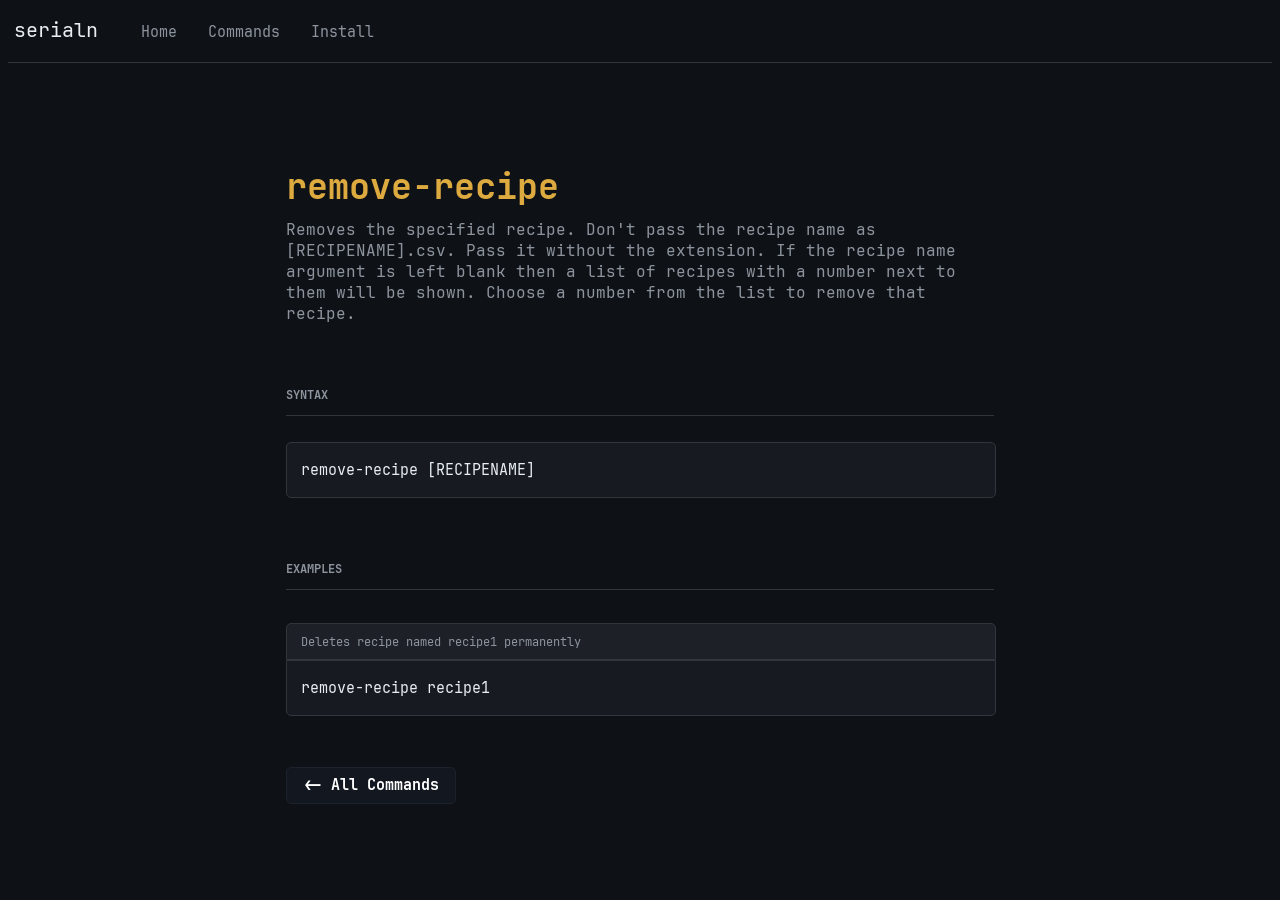
<file: commands/remove-recipe.html>
<!DOCTYPE html>
<html>
    <head>
        <style>
            @font-face {
                    font-family: JetBrainsMono;
                    src: url('JetBrainsMono-Regular.woff2') format('woff2');
                }
            @font-face {
                    font-family: JetBrainsMonoBold;
                    src: url('JetBrainsMono-Bold.woff2') format('woff2');
                }

            .codebox {
                display: flex;
                flex-direction: row;
                margin-left: 22%;
                height: 6ch;
                color: #E7EDF2;
                background-color: #171B21;
                width: 56%;
                align-items: center;
                font-family: JetBrainsMono;
                font-size: 15px;
                margin-top: 2%;
                margin-bottom: 4%;
                border: 1px solid #31363C;
            }

            .infobox {
                display: flex;
                flex-direction: row;
                margin-left: 22%;
                width: 56%;
                align-items: center;
                border-top-left-radius: 5px;
                border-top-right-radius: 5px;
                font-family: JetBrainsMono;
                margin-top: 2%;
                height: 5ch;
                background-color: #1D2127;
                color: #8D949D;
                font-size: 12px;
                margin-bottom: -2%;
                border: 1px solid #31363C;
            }

            .button {
                font-family: JetBrainsMonoBold;
                width: 170px;
                font-size: 15px;
                height: 37px;
                border-radius: 5px;
                border: 1px solid;
                margin-left: 22%;
            }
            
            .commandsbutton {background-color: #121720; border-color: #1c222c; color: white; transition: background-color 0.3s ease-in-out; transition: border-color 0.3 ease-in-out;}
            .commandsbutton:hover {background-color: #1c222c; border-color: #E7EDF2;}


            .navbutton {
                color: #8D949D;
                background-color: #0E1116;
                border: none;
                font-size: 15px;
                font-family: JetBrainsMono;
                border-radius: 5px;
                height: 3ch;
                transition: background-color 0.2s ease-in-out;
                flex: 1;
                margin-right: 1ch;
            }

            .navbutton:hover {background-color: #1c222c; color: #E7EDF2}


        </style>
    </head>
    <body style="background-color: #0E1116;">
        <div style="display: flex; flex-direction: row; margin-top: 2ch;">
            <nav>
                <button style="font-family: JetBrainsMono; font-size: 20px; color: #E7EDF2; flex: 1; border: none; background-color: #0E1116; margin-right: 2ch;">serialn</button>
                <button class="navbutton" onclick="document.location.href='../index.html'" style="width: 6ch">Home</button>
                <button class="navbutton" onclick="document.location.href='../allcommands.html'" style="width: 10ch">Commands</button>
                <button class="navbutton" style="width: 9ch">Install</button>
            </nav>
        </div>

        <hr style="width: 100%; margin-top: 2ch; margin-bottom: 100px; border: none; border-top: 1px solid #31363C;">
        <p style="font-family: JetBrainsMonoBold; font-size: 35px; color: #DDAA3F; margin-left: 22%;">
            remove-recipe
        </p>
        <p style="font-family: JetBrainsMono; font-size: 15pxpx; color: #8D949D; margin-left: 22%; margin-top: -2%; width: 56%;">
            Removes the specified recipe. Don't pass the recipe name as [RECIPENAME].csv. Pass it without the extension. If the recipe name argument is left blank then a list of recipes with a number next to them will be shown. Choose a number from the list to remove that recipe.  
        </p>
        <p style="font-family: JetBrainsMonoBold; font-size: 12px; color: #8D949D; margin-left: 22%; margin-top: 5%;">
            SYNTAX
        </p>
        <hr style="width: 56%; border: none; border-top: 1px solid #31363C;">
        <div class="codebox" style="border-radius: 5px;">
            <p style="margin-left: 2%;">
                remove-recipe [RECIPENAME]
            </p>
        </div>
        <p style="font-family: JetBrainsMonoBold; font-size: 12px; color: #8D949D; margin-left: 22%; margin-top: 5%;">
            EXAMPLES
        </p>
        <hr style="width: 56%; border: none; border-top: 1px solid #31363C;">
        <div style="display: flex; flex-direction: column; gap: 0px;">
            <div class="infobox">
                <p style="margin-left: 2%;">
                    Deletes recipe named recipe1 permanently
                </p>
            </div>
            <div class="codebox" style="border-bottom-left-radius: 5px; border-bottom-right-radius: 5px;">
                <p style="margin-left: 2%;">
                    remove-recipe recipe1
                </p>
            </div>
        </div>
        <button class="button commandsbutton" onclick="document.location.href='../allcommands.html'"><- All Commands</button>
    </body>
</html>
</file>
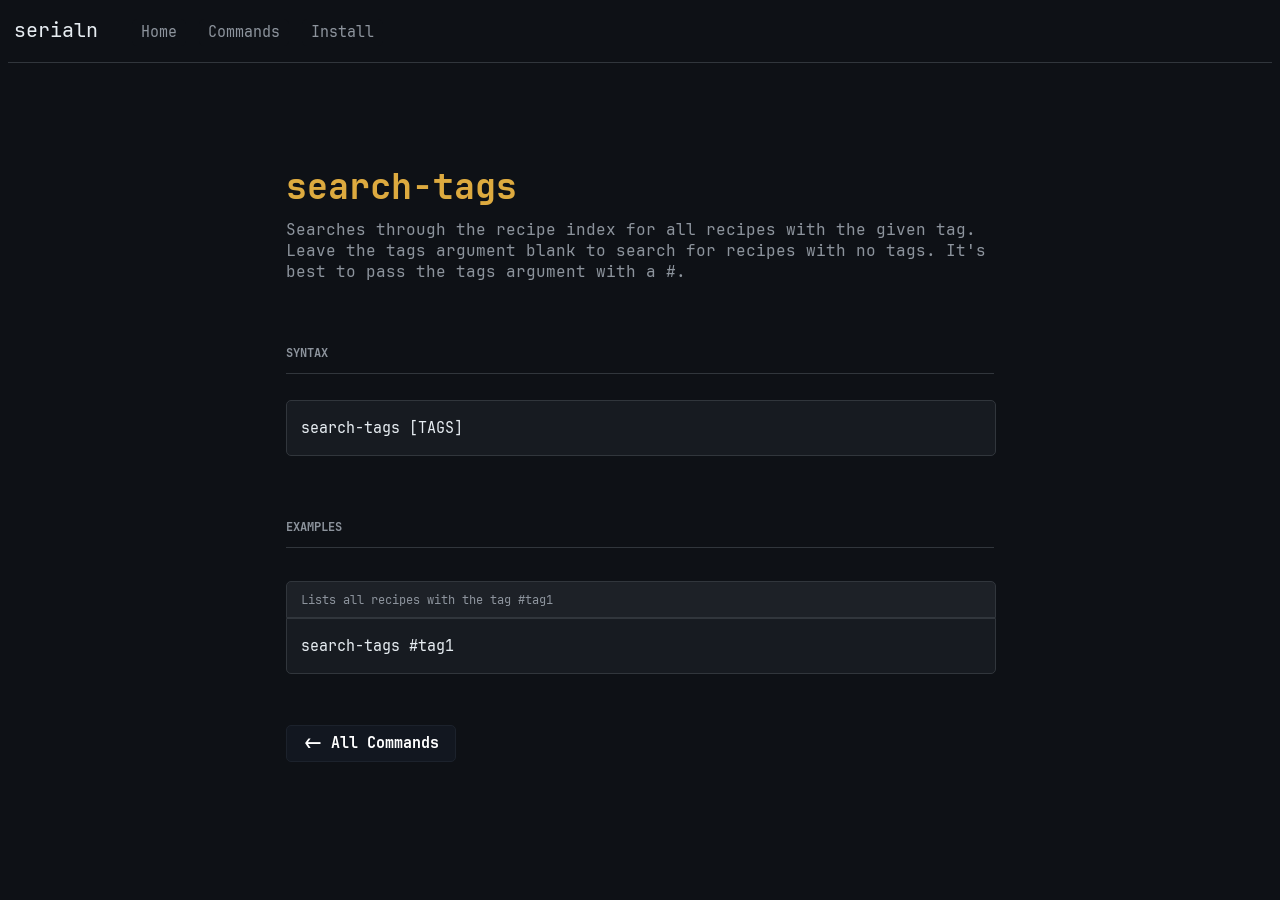
<file: commands/search-tags.html>
<!DOCTYPE html>
<html>
    <head>
        <style>
            @font-face {
                    font-family: JetBrainsMono;
                    src: url('JetBrainsMono-Regular.woff2') format('woff2');
                }
            @font-face {
                    font-family: JetBrainsMonoBold;
                    src: url('JetBrainsMono-Bold.woff2') format('woff2');
                }

            .codebox {
                display: flex;
                flex-direction: row;
                margin-left: 22%;
                height: 6ch;
                color: #E7EDF2;
                background-color: #171B21;
                width: 56%;
                align-items: center;
                font-family: JetBrainsMono;
                font-size: 15px;
                margin-top: 2%;
                margin-bottom: 4%;
                border: 1px solid #31363C;
            }

            .infobox {
                display: flex;
                flex-direction: row;
                margin-left: 22%;
                width: 56%;
                align-items: center;
                border-top-left-radius: 5px;
                border-top-right-radius: 5px;
                font-family: JetBrainsMono;
                margin-top: 2%;
                height: 5ch;
                background-color: #1D2127;
                color: #8D949D;
                font-size: 12px;
                margin-bottom: -2%;
                border: 1px solid #31363C;
            }

            .button {
                font-family: JetBrainsMonoBold;
                width: 170px;
                font-size: 15px;
                height: 37px;
                border-radius: 5px;
                border: 1px solid;
                margin-left: 22%;
            }
            
            .commandsbutton {background-color: #121720; border-color: #1c222c; color: white; transition: background-color 0.3s ease-in-out; transition: border-color 0.3 ease-in-out;}
            .commandsbutton:hover {background-color: #1c222c; border-color: #E7EDF2;}


            .navbutton {
                color: #8D949D;
                background-color: #0E1116;
                border: none;
                font-size: 15px;
                font-family: JetBrainsMono;
                border-radius: 5px;
                height: 3ch;
                transition: background-color 0.2s ease-in-out;
                flex: 1;
                margin-right: 1ch;
            }

            .navbutton:hover {background-color: #1c222c; color: #E7EDF2}


        </style>
    </head>
    <body style="background-color: #0E1116;">
        <div style="display: flex; flex-direction: row; margin-top: 2ch;">
            <nav>
                <button style="font-family: JetBrainsMono; font-size: 20px; color: #E7EDF2; flex: 1; border: none; background-color: #0E1116; margin-right: 2ch;">serialn</button>
                <button class="navbutton" onclick="document.location.href='../index.html'" style="width: 6ch">Home</button>
                <button class="navbutton" onclick="document.location.href='../allcommands.html'" style="width: 10ch">Commands</button>
                <button class="navbutton" style="width: 9ch">Install</button>
            </nav>
        </div>

        <hr style="width: 100%; margin-top: 2ch; margin-bottom: 100px; border: none; border-top: 1px solid #31363C;">
        <p style="font-family: JetBrainsMonoBold; font-size: 35px; color: #DDAA3F; margin-left: 22%;">
            search-tags
        </p>
        <p style="font-family: JetBrainsMono; font-size: 15pxpx; color: #8D949D; margin-left: 22%; margin-top: -2%; width: 56%;">
            Searches through the recipe index for all recipes with the given tag. Leave the tags argument blank to search for recipes with no tags. It's best to pass the tags argument with a #.
        <p style="font-family: JetBrainsMonoBold; font-size: 12px; color: #8D949D; margin-left: 22%; margin-top: 5%;">
            SYNTAX
        </p>
        <hr style="width: 56%; border: none; border-top: 1px solid #31363C;">
        <div class="codebox" style="border-radius: 5px;">
            <p style="margin-left: 2%;">
                search-tags [TAGS]
            </p>
        </div>
        <p style="font-family: JetBrainsMonoBold; font-size: 12px; color: #8D949D; margin-left: 22%; margin-top: 5%;">
            EXAMPLES
        </p>
        <hr style="width: 56%; border: none; border-top: 1px solid #31363C;">
        <div style="display: flex; flex-direction: column; gap: 0px;">
            <div class="infobox">
                <p style="margin-left: 2%;">
                    Lists all recipes with the tag #tag1
                </p>
            </div>
            <div class="codebox" style="border-bottom-left-radius: 5px; border-bottom-right-radius: 5px;">
                <p style="margin-left: 2%;">
                    search-tags #tag1
                </p>
            </div>
        </div>
        <button class="button commandsbutton" onclick="document.location.href='../allcommands.html'"><- All Commands</button>
    </body>
</html>
</file>
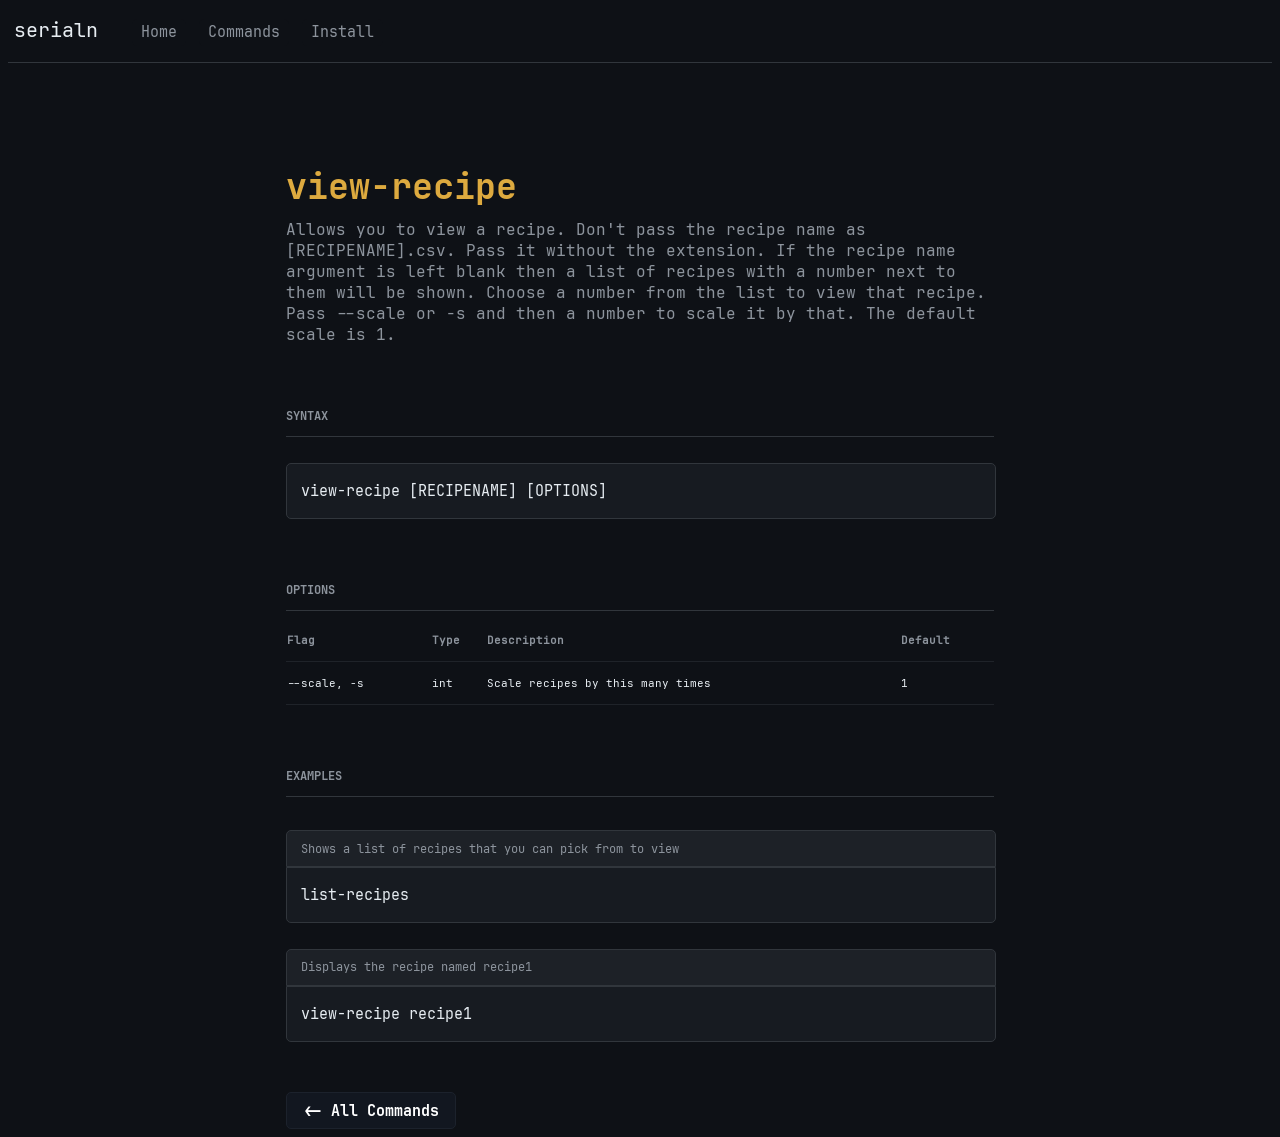
<file: commands/view-recipe.html>
<!DOCTYPE html>
<html>
    <head>
        <style>
            @font-face {
                    font-family: JetBrainsMono;
                    src: url('JetBrainsMono-Regular.woff2') format('woff2');
                }
            @font-face {
                    font-family: JetBrainsMonoBold;
                    src: url('JetBrainsMono-Bold.woff2') format('woff2');
                }

            .codebox {
                display: flex;
                flex-direction: row;
                margin-left: 22%;
                height: 6ch;
                color: #E7EDF2;
                background-color: #171B21;
                width: 56%;
                align-items: center;
                font-family: JetBrainsMono;
                font-size: 15px;
                margin-top: 2%;
                margin-bottom: 4%;
                border: 1px solid #31363C;
            }

            .infobox {
                display: flex;
                flex-direction: row;
                margin-left: 22%;
                width: 56%;
                align-items: center;
                border-top-left-radius: 5px;
                border-top-right-radius: 5px;
                font-family: JetBrainsMono;
                margin-top: 2%;
                height: 5ch;
                background-color: #1D2127;
                color: #8D949D;
                font-size: 12px;
                margin-bottom: -2%;
                border: 1px solid #31363C;
            }

            .button {
                font-family: JetBrainsMonoBold;
                width: 170px;
                font-size: 15px;
                height: 37px;
                border-radius: 5px;
                border: 1px solid;
                margin-left: 22%;
            }
            
            .commandsbutton {background-color: #121720; border-color: #1c222c; color: white; transition: background-color 0.3s ease-in-out; transition: border-color 0.3 ease-in-out;}
            .commandsbutton:hover {background-color: #1c222c; border-color: #E7EDF2;}

            .optionstable {
                font-family: JetBrainsMono;
                margin-left: 22%;
                font-size: 11px;
                border-collapse: collapse;
                width: 56%;
            }

            .optionscell {
                padding-top: 2ch;
                padding-right: auto;
                padding-bottom: 2ch;
                border: 1px solid #1F2329;
                border-top: none;
                border-left: none;
                border-right: none;
            }

            .navbutton {
                color: #8D949D;
                background-color: #0E1116;
                border: none;
                font-size: 15px;
                font-family: JetBrainsMono;
                border-radius: 5px;
                height: 3ch;
                transition: background-color 0.2s ease-in-out;
                flex: 1;
                margin-right: 1ch;
            }

            .navbutton:hover {background-color: #1c222c; color: #E7EDF2}


        </style>
    </head>
    <body style="background-color: #0E1116;">
        <div style="display: flex; flex-direction: row; margin-top: 2ch;">
            <nav>
                <button style="font-family: JetBrainsMono; font-size: 20px; color: #E7EDF2; flex: 1; border: none; background-color: #0E1116; margin-right: 2ch;">serialn</button>
                <button class="navbutton" onclick="document.location.href='../index.html'" style="width: 6ch">Home</button>
                <button class="navbutton" onclick="document.location.href='../allcommands.html'" style="width: 10ch">Commands</button>
                <button class="navbutton" style="width: 9ch">Install</button>
            </nav>
        </div>

        <hr style="width: 100%; margin-top: 2ch; margin-bottom: 100px; border: none; border-top: 1px solid #31363C;">
        <p style="font-family: JetBrainsMonoBold; font-size: 35px; color: #DDAA3F; margin-left: 22%;">
            view-recipe
        </p>
        <p style="font-family: JetBrainsMono; font-size: 15pxpx; color: #8D949D; margin-left: 22%; margin-top: -2%; width: 56%;">
            Allows you to view a recipe. Don't pass the recipe name as [RECIPENAME].csv. Pass it without the extension. If the recipe name argument is left blank then a list of recipes with a number next to them will be shown. Choose a number from the list to view that recipe. Pass --scale or -s and then a number to scale it by that. The default scale is 1.
        </p>
        <p style="font-family: JetBrainsMonoBold; font-size: 12px; color: #8D949D; margin-left: 22%; margin-top: 5%;">
            SYNTAX
        </p>
        <hr style="width: 56%; border: none; border-top: 1px solid #31363C;">
        <div class="codebox" style="border-radius: 5px;">
            <p style="margin-left: 2%;">
                view-recipe [RECIPENAME] [OPTIONS]
            </p>
        </div>
        <p style="font-family: JetBrainsMonoBold; font-size: 12px; color: #8D949D; margin-left: 22%; margin-top: 5%;">
            OPTIONS
        </p>
        <hr style="width: 56%; border: none; border-top: 1px solid #31363C;">
        <table class="optionstable">
            <tr style="text-align: left; color: #8D949D;">
                <th class="optionscell">Flag</th>
                <th class="optionscell">Type</th>
                <th class="optionscell">Description</th>
                <th class="optionscell">Default</th>
            </tr>
            <tr style="text-align: left; color: #E7EDF2;">
                <td class="optionscell">--scale, -s</td>
                <td class="optionscell">int</td>
                <td class="optionscell">Scale recipes by this many times</td>
                <td class="optionscell">1</td>
            </tr>
        </table>
        <p style="font-family: JetBrainsMonoBold; font-size: 12px; color: #8D949D; margin-left: 22%; margin-top: 5%;">
            EXAMPLES
        </p>
        <hr style="width: 56%; border: none; border-top: 1px solid #31363C;">
        <div style="display: flex; flex-direction: column; gap: 0px;">
            <div class="infobox">
                <p style="margin-left: 2%;">
                    Shows a list of recipes that you can pick from to view
                </p>
            </div>
            <div class="codebox" style="border-bottom-left-radius: 5px; border-bottom-right-radius: 5px;">
                <p style="margin-left: 2%;">
                    list-recipes
                </p>
            </div>
        </div>
        <div style="display: flex; flex-direction: column; gap: 0px;">
            <div class="infobox" style="margin-top: -2%;">
                <p style="margin-left: 2%;">
                    Displays the recipe named recipe1
                </p>
            </div>
            <div class="codebox" style="border-bottom-left-radius: 5px; border-bottom-right-radius: 5px;">
                <p style="margin-left: 2%;">
                    view-recipe recipe1
                </p>
            </div>
        </div>
        <button class="button commandsbutton" onclick="document.location.href='../allcommands.html'"><- All Commands</button>
    </body>
</html>
</file>
